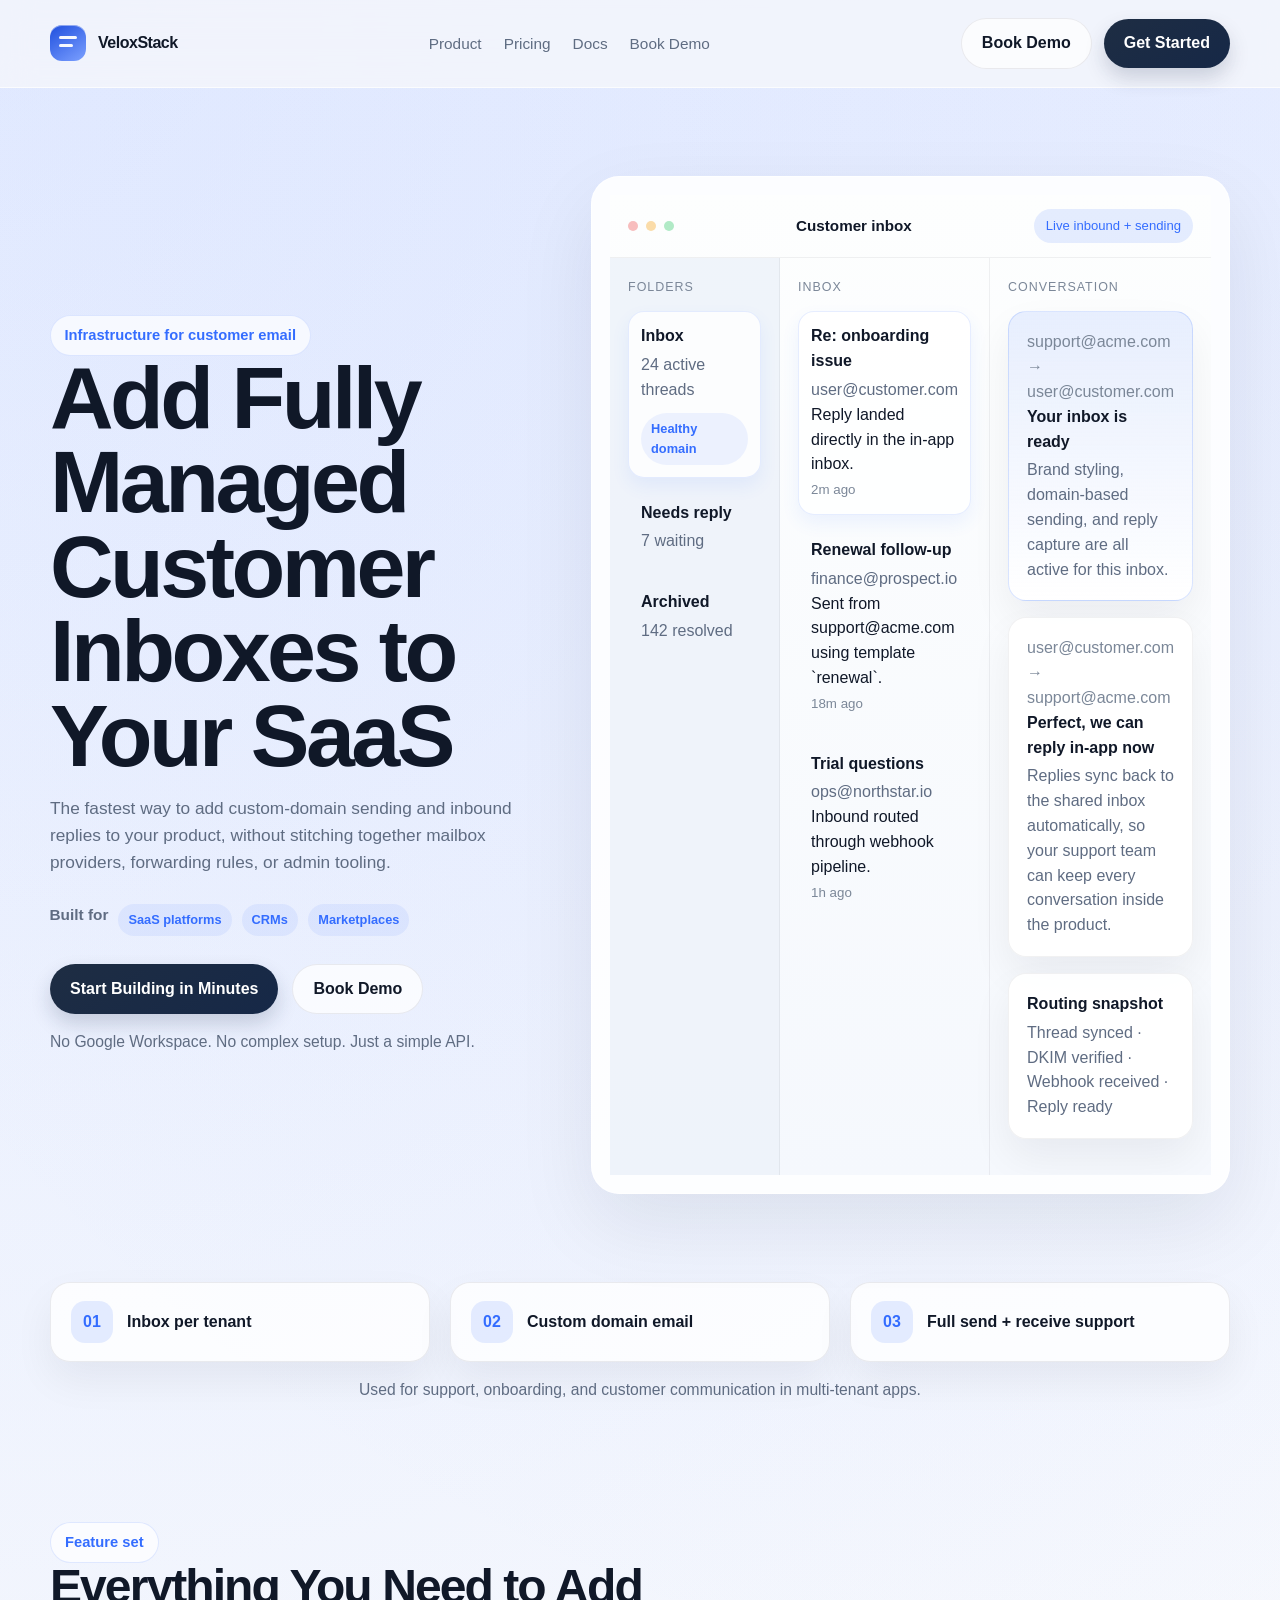
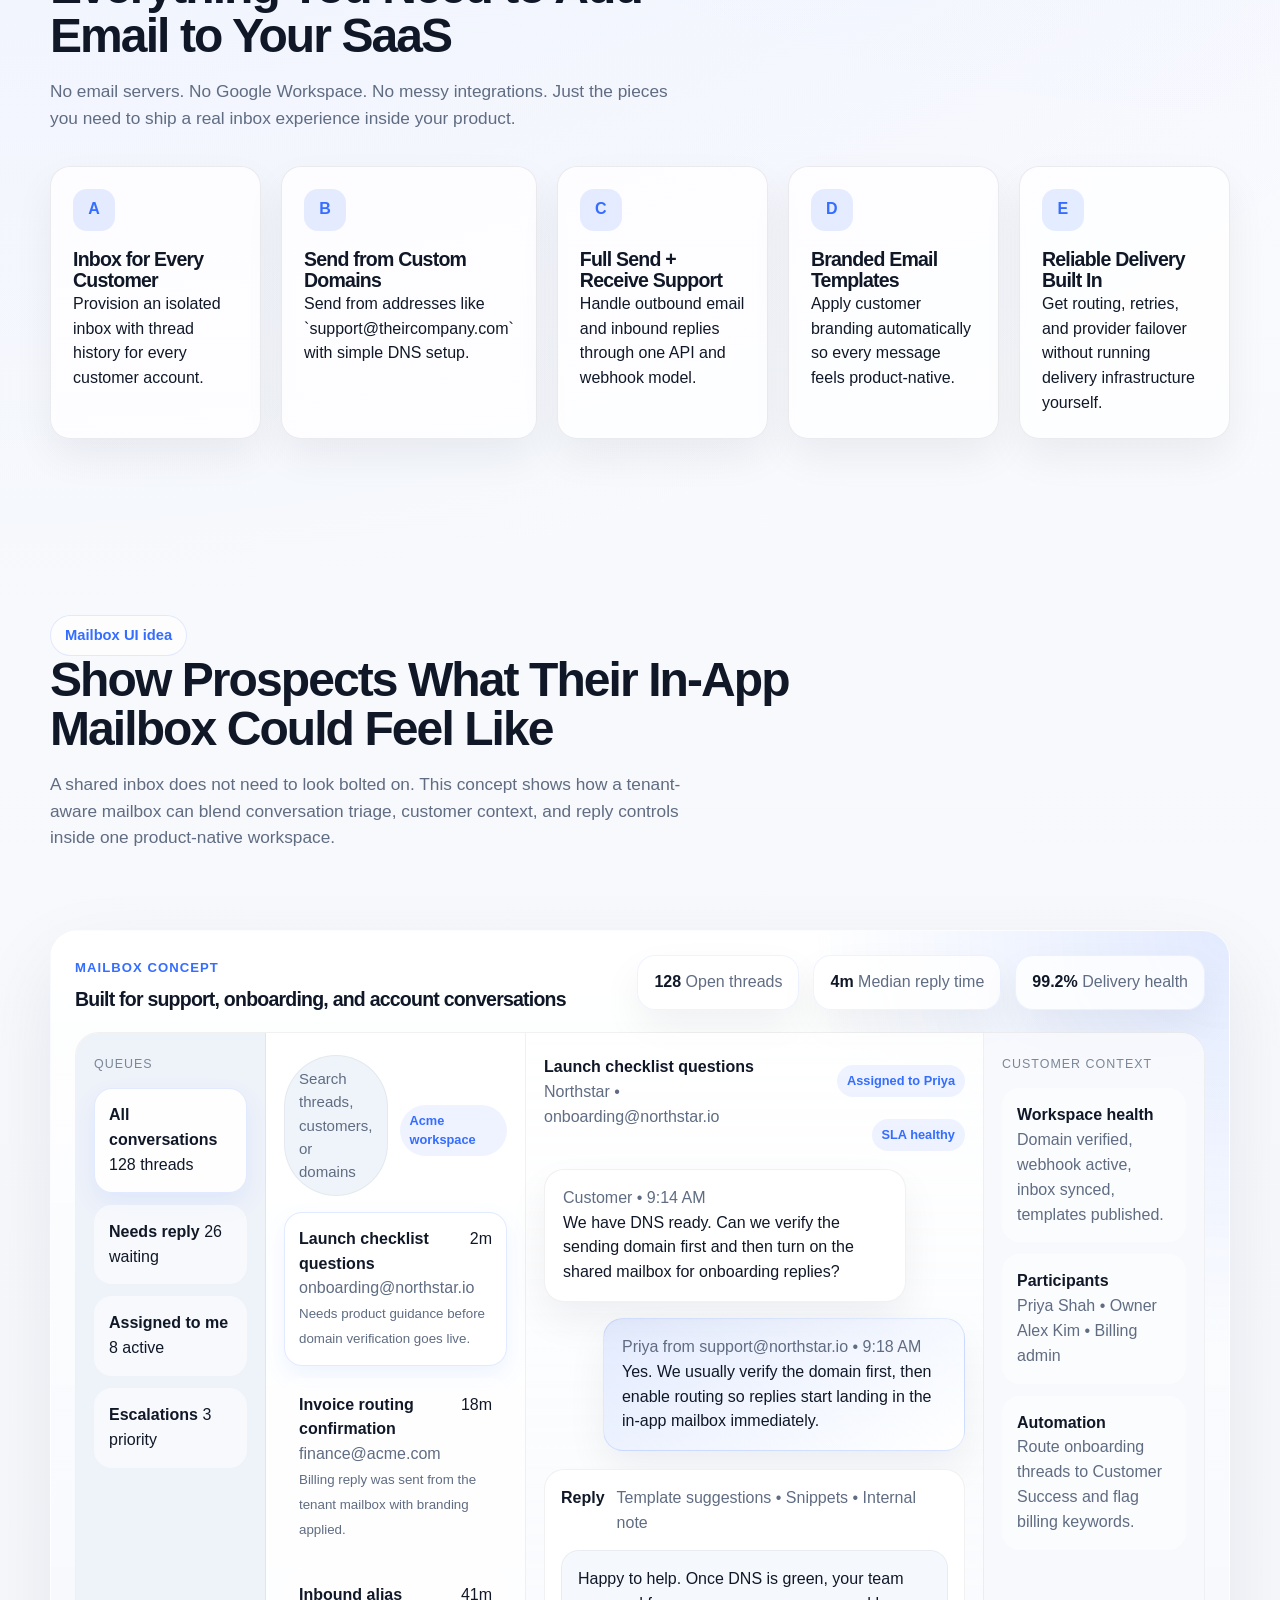
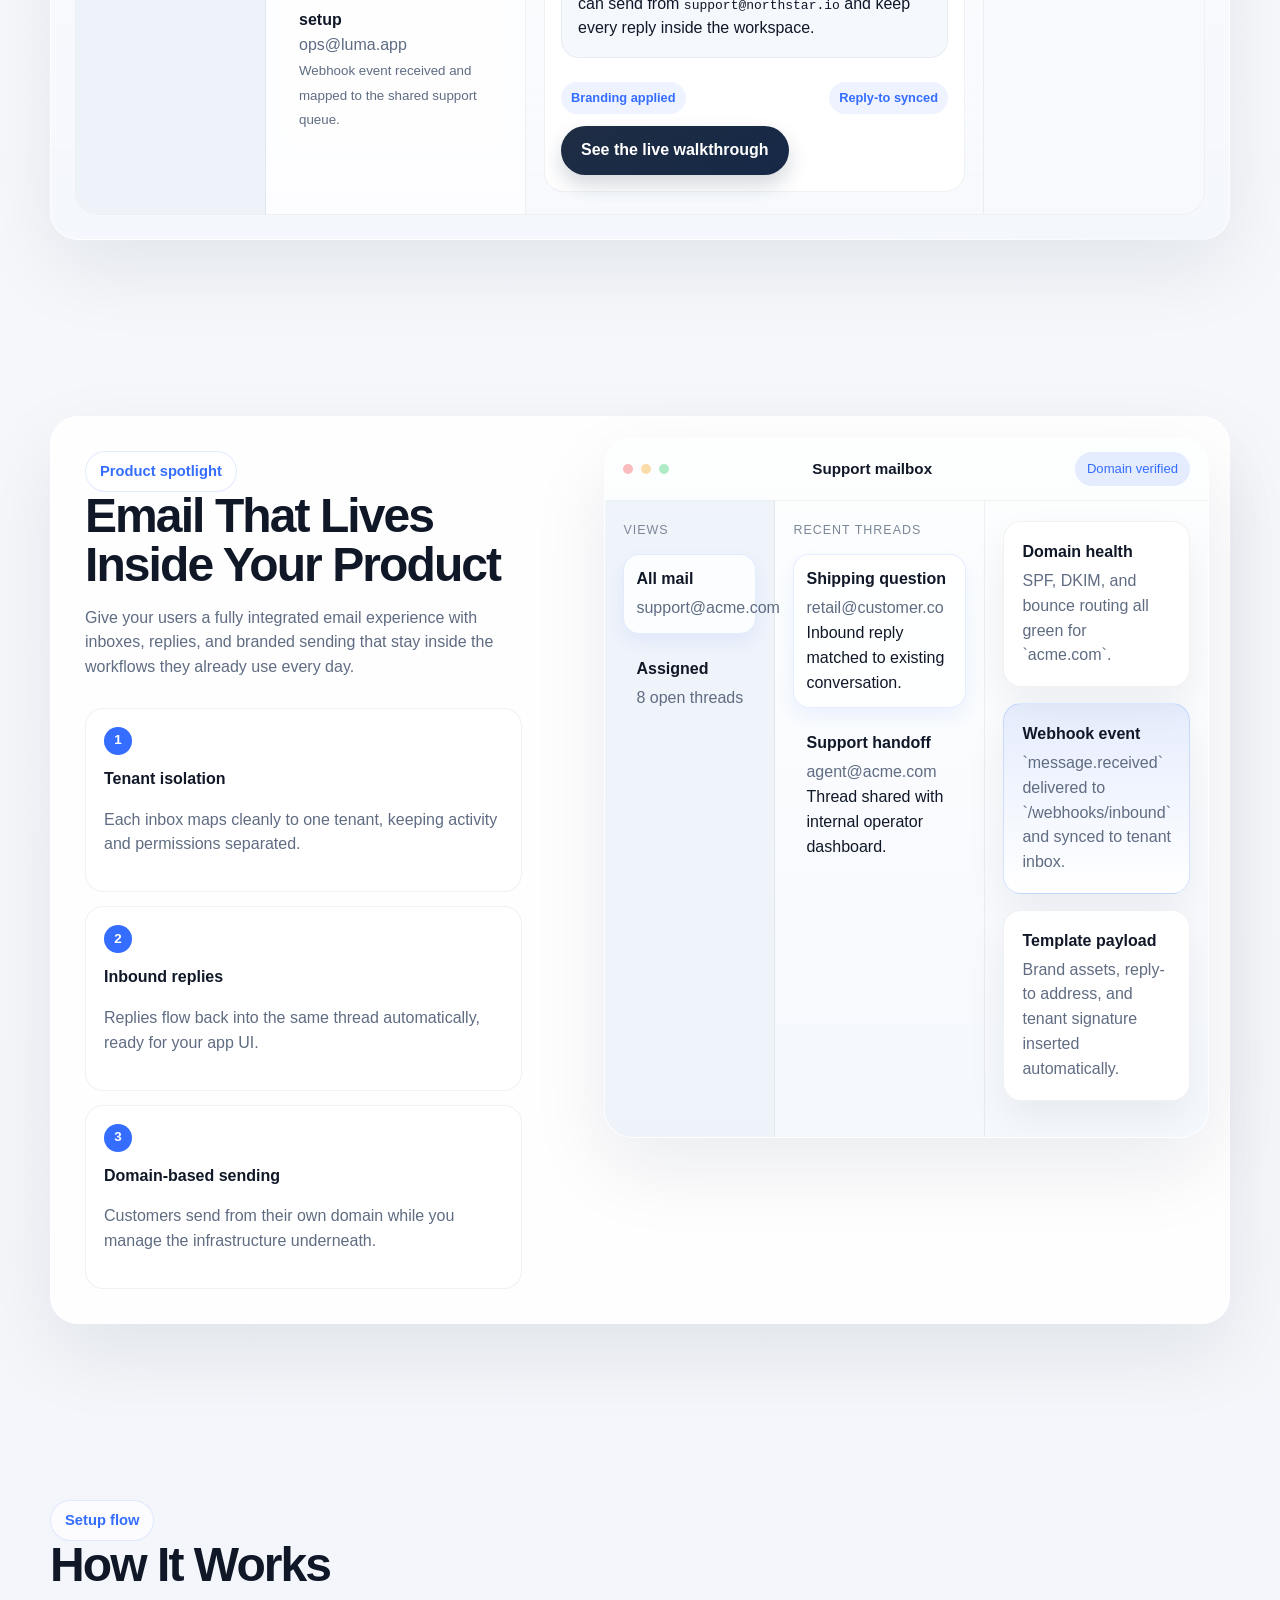
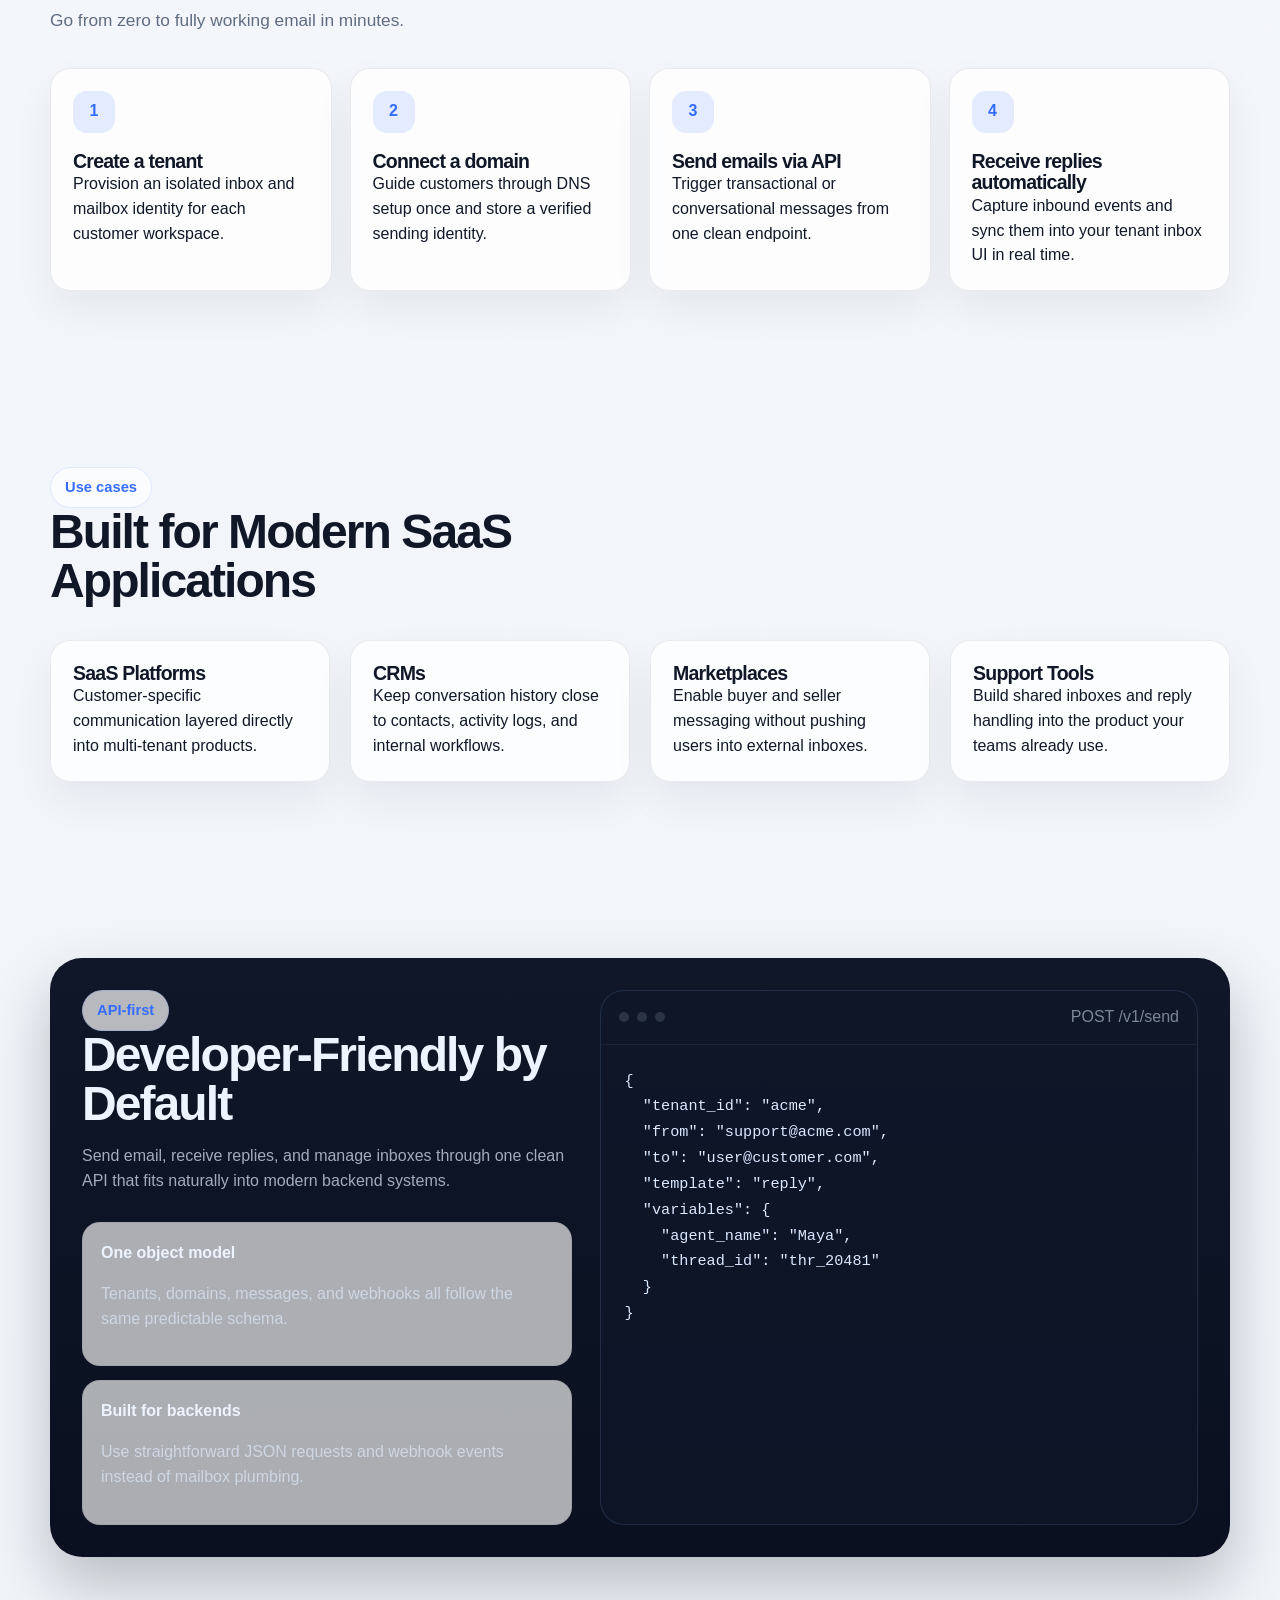
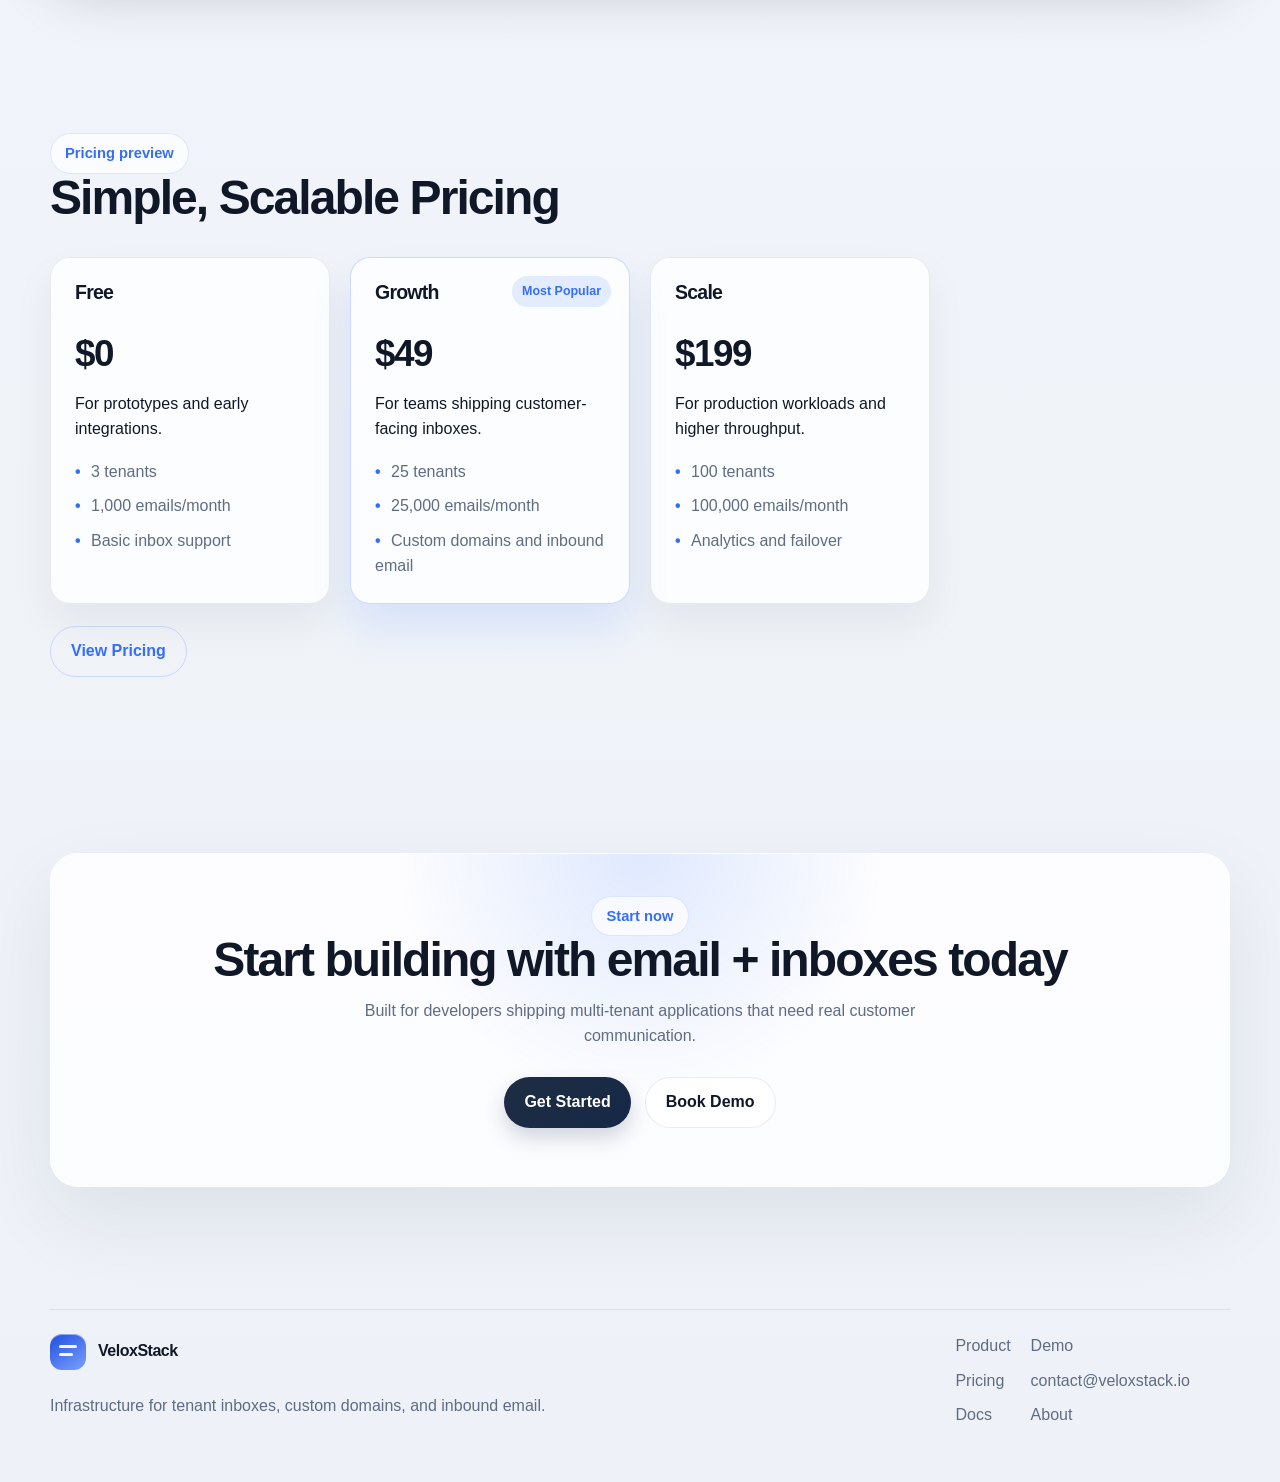
<file: index.html>
<!DOCTYPE html>
<html lang="en">
  <head>
    <meta charset="UTF-8" />
    <meta name="viewport" content="width=device-width, initial-scale=1.0" />
    <title>VeloxStack Mail | Customer Inboxes for Multi-Tenant SaaS</title>
    <meta
      name="description"
      content="Add branded customer inboxes, custom-domain sending, and inbound replies to your SaaS with one developer-friendly API."
    />
    <link rel="stylesheet" href="styles.css" />
  </head>
  <body>
    <div class="page-shell">
      <header class="site-header">
        <div class="container nav">
          <a class="brand" href="index.html">
            <span class="brand-mark" aria-hidden="true"></span>
            <span>VeloxStack</span>
          </a>
          <nav class="nav-links" aria-label="Primary">
            <a href="#product">Product</a>
            <a href="pricing.html">Pricing</a>
            <a href="docs.html">Docs</a>
            <a href="demo.html">Book Demo</a>
          </nav>
          <div class="nav-actions">
            <a class="button-secondary" href="demo.html">Book Demo</a>
            <a class="button" href="docs.html">Get Started</a>
          </div>
        </div>
      </header>

      <main>
        <section class="hero">
          <div class="container hero-grid">
            <div class="hero-copy">
              <span class="eyebrow fade-in">Infrastructure for customer email</span>
              <h1 class="fade-in delay-1">Add Fully Managed Customer Inboxes to Your SaaS</h1>
              <p class="fade-in delay-2">
                The fastest way to add custom-domain sending and inbound replies to your product,
                without stitching together mailbox providers, forwarding rules, or admin tooling.
              </p>
              <div class="hero-audience fade-in delay-2">
                <span class="hero-audience-label">Built for</span>
                <span class="pill">SaaS platforms</span>
                <span class="pill">CRMs</span>
                <span class="pill">Marketplaces</span>
              </div>
              <div class="hero-actions fade-in delay-2">
                <a class="button" href="docs.html">Start Building in Minutes</a>
                <a class="button-secondary" href="demo.html">Book Demo</a>
              </div>
              <div class="support-line fade-in delay-3">
                No Google Workspace. No complex setup. Just a simple API.
              </div>
            </div>

            <div class="hero-visual panel fade-in delay-2">
              <div class="mock-window">
                <div class="mock-topbar">
                  <div class="mock-dots" aria-hidden="true">
                    <span></span><span></span><span></span>
                  </div>
                  <strong>Customer inbox</strong>
                  <span class="mock-badge">Live inbound + sending</span>
                </div>
                <div class="mock-layout">
                  <div class="mock-sidebar">
                    <div class="mock-section-label">Folders</div>
                    <div class="tenant-item active">
                      <strong>Inbox</strong>
                      <span>24 active threads</span>
                      <div class="pill">Healthy domain</div>
                    </div>
                    <div class="tenant-item">
                      <strong>Needs reply</strong>
                      <span>7 waiting</span>
                    </div>
                    <div class="tenant-item">
                      <strong>Archived</strong>
                      <span>142 resolved</span>
                    </div>
                  </div>
                  <div class="mock-thread-list">
                    <div class="mock-section-label">Inbox</div>
                    <div class="thread-item active">
                      <strong>Re: onboarding issue</strong>
                      <span>user@customer.com</span>
                      <p>Reply landed directly in the in-app inbox.</p>
                      <small>2m ago</small>
                    </div>
                    <div class="thread-item">
                      <strong>Renewal follow-up</strong>
                      <span>finance@prospect.io</span>
                      <p>Sent from support@acme.com using template `renewal`.</p>
                      <small>18m ago</small>
                    </div>
                    <div class="thread-item">
                      <strong>Trial questions</strong>
                      <span>ops@northstar.io</span>
                      <p>Inbound routed through webhook pipeline.</p>
                      <small>1h ago</small>
                    </div>
                  </div>
                  <div class="mock-thread-view">
                    <div class="mock-section-label">Conversation</div>
                    <div class="message-card highlight">
                      <div class="mail-meta">support@acme.com → user@customer.com</div>
                      <strong>Your inbox is ready</strong>
                      <p>
                        Brand styling, domain-based sending, and reply capture are all active for
                        this inbox.
                      </p>
                    </div>
                    <div class="message-card">
                      <div class="mail-meta">user@customer.com → support@acme.com</div>
                      <strong>Perfect, we can reply in-app now</strong>
                      <p>
                        Replies sync back to the shared inbox automatically, so your support team can
                        keep every conversation inside the product.
                      </p>
                    </div>
                    <div class="message-card">
                      <strong>Routing snapshot</strong>
                      <p>Thread synced · DKIM verified · Webhook received · Reply ready</p>
                    </div>
                  </div>
                </div>
              </div>
            </div>
          </div>
        </section>

        <section class="value-strip">
          <div class="container">
            <div class="value-grid">
              <div class="value-item">
                <span class="value-icon">01</span>
                <span>Inbox per tenant</span>
              </div>
              <div class="value-item">
                <span class="value-icon">02</span>
                <span>Custom domain email</span>
              </div>
              <div class="value-item">
                <span class="value-icon">03</span>
                <span>Full send + receive support</span>
              </div>
            </div>
            <div class="trust-line">
              Used for support, onboarding, and customer communication in multi-tenant apps.
            </div>
          </div>
        </section>

        <section class="section" id="product">
          <div class="container">
            <div class="section-head">
              <span class="eyebrow">Feature set</span>
              <h2>Everything You Need to Add Email to Your SaaS</h2>
              <p class="section-copy">
                No email servers. No Google Workspace. No messy integrations. Just the pieces you
                need to ship a real inbox experience inside your product.
              </p>
            </div>
            <div class="feature-grid">
              <article class="feature-card">
                <div class="feature-icon">A</div>
                <h3>Inbox for Every Customer</h3>
                <p>Provision an isolated inbox with thread history for every customer account.</p>
              </article>
              <article class="feature-card">
                <div class="feature-icon">B</div>
                <h3>Send from Custom Domains</h3>
                <p>Send from addresses like `support@theircompany.com` with simple DNS setup.</p>
              </article>
              <article class="feature-card">
                <div class="feature-icon">C</div>
                <h3>Full Send + Receive Support</h3>
                <p>Handle outbound email and inbound replies through one API and webhook model.</p>
              </article>
              <article class="feature-card">
                <div class="feature-icon">D</div>
                <h3>Branded Email Templates</h3>
                <p>Apply customer branding automatically so every message feels product-native.</p>
              </article>
              <article class="feature-card">
                <div class="feature-icon">E</div>
                <h3>Reliable Delivery Built In</h3>
                <p>Get routing, retries, and provider failover without running delivery infrastructure yourself.</p>
              </article>
            </div>
          </div>
        </section>

        <section class="section">
          <div class="container mailbox-showcase">
            <div class="section-head mailbox-showcase-head">
              <span class="eyebrow">Mailbox UI idea</span>
              <h2>Show Prospects What Their In-App Mailbox Could Feel Like</h2>
              <p class="section-copy">
                A shared inbox does not need to look bolted on. This concept shows how a tenant-aware
                mailbox can blend conversation triage, customer context, and reply controls inside
                one product-native workspace.
              </p>
            </div>

            <div class="mailbox-shell panel">
              <div class="mailbox-overview">
                <div>
                  <span class="mailbox-kicker">Mailbox concept</span>
                  <h3>Built for support, onboarding, and account conversations</h3>
                </div>
                <div class="mailbox-summary">
                  <div class="mailbox-stat">
                    <strong>128</strong>
                    <span>Open threads</span>
                  </div>
                  <div class="mailbox-stat">
                    <strong>4m</strong>
                    <span>Median reply time</span>
                  </div>
                  <div class="mailbox-stat">
                    <strong>99.2%</strong>
                    <span>Delivery health</span>
                  </div>
                </div>
              </div>

              <div class="mailbox-app">
                <aside class="mailbox-nav">
                  <div class="mock-section-label">Queues</div>
                  <div class="mailbox-nav-item active">
                    <strong>All conversations</strong>
                    <span>128 threads</span>
                  </div>
                  <div class="mailbox-nav-item">
                    <strong>Needs reply</strong>
                    <span>26 waiting</span>
                  </div>
                  <div class="mailbox-nav-item">
                    <strong>Assigned to me</strong>
                    <span>8 active</span>
                  </div>
                  <div class="mailbox-nav-item">
                    <strong>Escalations</strong>
                    <span>3 priority</span>
                  </div>
                </aside>

                <section class="mailbox-list">
                  <div class="mailbox-toolbar">
                    <div class="mailbox-search">Search threads, customers, or domains</div>
                    <div class="pill">Acme workspace</div>
                  </div>
                  <div class="mailbox-thread active">
                    <div class="mailbox-thread-top">
                      <strong>Launch checklist questions</strong>
                      <span>2m</span>
                    </div>
                    <p>onboarding@northstar.io</p>
                    <small>Needs product guidance before domain verification goes live.</small>
                  </div>
                  <div class="mailbox-thread">
                    <div class="mailbox-thread-top">
                      <strong>Invoice routing confirmation</strong>
                      <span>18m</span>
                    </div>
                    <p>finance@acme.com</p>
                    <small>Billing reply was sent from the tenant mailbox with branding applied.</small>
                  </div>
                  <div class="mailbox-thread">
                    <div class="mailbox-thread-top">
                      <strong>Inbound alias setup</strong>
                      <span>41m</span>
                    </div>
                    <p>ops@luma.app</p>
                    <small>Webhook event received and mapped to the shared support queue.</small>
                  </div>
                </section>

                <section class="mailbox-conversation">
                  <div class="mailbox-conversation-head">
                    <div>
                      <strong>Launch checklist questions</strong>
                      <p>Northstar • onboarding@northstar.io</p>
                    </div>
                    <div class="mailbox-actions">
                      <span class="pill">Assigned to Priya</span>
                      <span class="pill">SLA healthy</span>
                    </div>
                  </div>

                  <div class="mailbox-message inbound">
                    <div class="mailbox-message-meta">Customer • 9:14 AM</div>
                    <p>
                      We have DNS ready. Can we verify the sending domain first and then turn on the
                      shared mailbox for onboarding replies?
                    </p>
                  </div>

                  <div class="mailbox-message outbound">
                    <div class="mailbox-message-meta">Priya from support@northstar.io • 9:18 AM</div>
                    <p>
                      Yes. We usually verify the domain first, then enable routing so replies start
                      landing in the in-app mailbox immediately.
                    </p>
                  </div>

                  <div class="mailbox-compose">
                    <div class="mailbox-compose-head">
                      <strong>Reply</strong>
                      <span>Template suggestions • Snippets • Internal note</span>
                    </div>
                    <div class="mailbox-compose-body">
                      Happy to help. Once DNS is green, your team can send from
                      <code>support@northstar.io</code> and keep every reply inside the workspace.
                    </div>
                    <div class="mailbox-compose-footer">
                      <span class="pill">Branding applied</span>
                      <span class="pill">Reply-to synced</span>
                      <a class="button" href="demo.html">See the live walkthrough</a>
                    </div>
                  </div>
                </section>

                <aside class="mailbox-context">
                  <div class="mock-section-label">Customer context</div>
                  <div class="context-card">
                    <strong>Workspace health</strong>
                    <p>Domain verified, webhook active, inbox synced, templates published.</p>
                  </div>
                  <div class="context-card">
                    <strong>Participants</strong>
                    <p>Priya Shah • Owner</p>
                    <p>Alex Kim • Billing admin</p>
                  </div>
                  <div class="context-card">
                    <strong>Automation</strong>
                    <p>Route onboarding threads to Customer Success and flag billing keywords.</p>
                  </div>
                </aside>
              </div>
            </div>
          </div>
        </section>

        <section class="section">
          <div class="container spotlight panel">
            <div class="spotlight-copy">
              <span class="eyebrow">Product spotlight</span>
              <h2>Email That Lives Inside Your Product</h2>
              <p>
                Give your users a fully integrated email experience with inboxes, replies, and
                branded sending that stay inside the workflows they already use every day.
              </p>
              <div class="callout-list">
                <div class="callout">
                  <div class="callout-mark">1</div>
                  <strong>Tenant isolation</strong>
                  <p>Each inbox maps cleanly to one tenant, keeping activity and permissions separated.</p>
                </div>
                <div class="callout">
                  <div class="callout-mark">2</div>
                  <strong>Inbound replies</strong>
                  <p>Replies flow back into the same thread automatically, ready for your app UI.</p>
                </div>
                <div class="callout">
                  <div class="callout-mark">3</div>
                  <strong>Domain-based sending</strong>
                  <p>Customers send from their own domain while you manage the infrastructure underneath.</p>
                </div>
              </div>
            </div>
            <div class="spotlight-visual">
              <div class="mock-window panel">
                <div class="mock-topbar">
                  <div class="mock-dots" aria-hidden="true">
                    <span></span><span></span><span></span>
                  </div>
                  <strong>Support mailbox</strong>
                  <span class="mock-badge">Domain verified</span>
                </div>
                <div class="mock-layout">
                  <div class="mock-sidebar">
                    <div class="mock-section-label">Views</div>
                    <div class="tenant-item active">
                      <strong>All mail</strong>
                      <span>support@acme.com</span>
                    </div>
                    <div class="tenant-item">
                      <strong>Assigned</strong>
                      <span>8 open threads</span>
                    </div>
                  </div>
                  <div class="mock-thread-list">
                    <div class="mock-section-label">Recent threads</div>
                    <div class="thread-item active">
                      <strong>Shipping question</strong>
                      <span>retail@customer.co</span>
                      <p>Inbound reply matched to existing conversation.</p>
                    </div>
                    <div class="thread-item">
                      <strong>Support handoff</strong>
                      <span>agent@acme.com</span>
                      <p>Thread shared with internal operator dashboard.</p>
                    </div>
                  </div>
                  <div class="mock-thread-view">
                    <div class="message-card">
                      <strong>Domain health</strong>
                      <p>SPF, DKIM, and bounce routing all green for `acme.com`.</p>
                    </div>
                    <div class="message-card highlight">
                      <strong>Webhook event</strong>
                      <p>`message.received` delivered to `/webhooks/inbound` and synced to tenant inbox.</p>
                    </div>
                    <div class="message-card">
                      <strong>Template payload</strong>
                      <p>Brand assets, reply-to address, and tenant signature inserted automatically.</p>
                    </div>
                  </div>
                </div>
              </div>
            </div>
          </div>
        </section>

        <section class="section">
          <div class="container">
            <div class="section-head">
              <span class="eyebrow">Setup flow</span>
              <h2>How It Works</h2>
              <p class="section-copy">Go from zero to fully working email in minutes.</p>
            </div>
            <div class="steps">
              <article class="step">
                <div class="step-number">1</div>
                <h3>Create a tenant</h3>
                <p>Provision an isolated inbox and mailbox identity for each customer workspace.</p>
              </article>
              <article class="step">
                <div class="step-number">2</div>
                <h3>Connect a domain</h3>
                <p>Guide customers through DNS setup once and store a verified sending identity.</p>
              </article>
              <article class="step">
                <div class="step-number">3</div>
                <h3>Send emails via API</h3>
                <p>Trigger transactional or conversational messages from one clean endpoint.</p>
              </article>
              <article class="step">
                <div class="step-number">4</div>
                <h3>Receive replies automatically</h3>
                <p>Capture inbound events and sync them into your tenant inbox UI in real time.</p>
              </article>
            </div>
          </div>
        </section>

        <section class="section">
          <div class="container">
            <div class="section-head">
              <span class="eyebrow">Use cases</span>
              <h2>Built for Modern SaaS Applications</h2>
            </div>
            <div class="use-case-grid">
              <article class="use-case">
                <h3>SaaS Platforms</h3>
                <p>Customer-specific communication layered directly into multi-tenant products.</p>
              </article>
              <article class="use-case">
                <h3>CRMs</h3>
                <p>Keep conversation history close to contacts, activity logs, and internal workflows.</p>
              </article>
              <article class="use-case">
                <h3>Marketplaces</h3>
                <p>Enable buyer and seller messaging without pushing users into external inboxes.</p>
              </article>
              <article class="use-case">
                <h3>Support Tools</h3>
                <p>Build shared inboxes and reply handling into the product your teams already use.</p>
              </article>
            </div>
          </div>
        </section>

        <section class="code-section">
          <div class="container">
            <div class="code-wrap">
              <div>
                <span class="eyebrow">API-first</span>
                <h2>Developer-Friendly by Default</h2>
                <p>
                  Send email, receive replies, and manage inboxes through one clean API that fits
                  naturally into modern backend systems.
                </p>
                <div class="callout-list">
                  <div class="callout">
                    <strong>One object model</strong>
                    <p>Tenants, domains, messages, and webhooks all follow the same predictable schema.</p>
                  </div>
                  <div class="callout">
                    <strong>Built for backends</strong>
                    <p>Use straightforward JSON requests and webhook events instead of mailbox plumbing.</p>
                  </div>
                </div>
              </div>
              <div class="code-panel">
                <div class="code-header">
                  <div class="mock-dots" aria-hidden="true">
                    <span></span><span></span><span></span>
                  </div>
                  <span>POST /v1/send</span>
                </div>
                <pre><code>{
  "tenant_id": "acme",
  "from": "support@acme.com",
  "to": "user@customer.com",
  "template": "reply",
  "variables": {
    "agent_name": "Maya",
    "thread_id": "thr_20481"
  }
}</code></pre>
              </div>
            </div>
          </div>
        </section>

        <section class="section">
          <div class="container">
            <div class="section-head">
              <span class="eyebrow">Pricing preview</span>
              <h2>Simple, Scalable Pricing</h2>
            </div>
            <div class="pricing-preview-grid">
              <article class="pricing-card">
                <h3>Free</h3>
                <span class="plan-price">$0</span>
                <p>For prototypes and early integrations.</p>
                <ul class="check-list">
                  <li>3 tenants</li>
                  <li>1,000 emails/month</li>
                  <li>Basic inbox support</li>
                </ul>
              </article>
              <article class="pricing-card highlight">
                <h3>Growth</h3>
                <span class="plan-price">$49</span>
                <p>For teams shipping customer-facing inboxes.</p>
                <ul class="check-list">
                  <li>25 tenants</li>
                  <li>25,000 emails/month</li>
                  <li>Custom domains and inbound email</li>
                </ul>
              </article>
              <article class="pricing-card">
                <h3>Scale</h3>
                <span class="plan-price">$199</span>
                <p>For production workloads and higher throughput.</p>
                <ul class="check-list">
                  <li>100 tenants</li>
                  <li>100,000 emails/month</li>
                  <li>Analytics and failover</li>
                </ul>
              </article>
            </div>
            <div style="margin-top: 22px;">
              <a class="button-ghost" href="pricing.html">View Pricing</a>
            </div>
          </div>
        </section>

        <section class="section">
          <div class="container">
            <div class="cta-panel panel">
              <span class="eyebrow">Start now</span>
              <h2>Start building with email + inboxes today</h2>
              <p>Built for developers shipping multi-tenant applications that need real customer communication.</p>
              <div class="hero-actions" style="justify-content: center;">
                <a class="button" href="docs.html">Get Started</a>
                <a class="button-secondary" href="demo.html">Book Demo</a>
              </div>
            </div>
          </div>
        </section>
      </main>

      <footer class="site-footer">
        <div class="container footer-wrap">
          <div>
            <a class="brand" href="index.html">
              <span class="brand-mark" aria-hidden="true"></span>
              <span>VeloxStack</span>
            </a>
            <p class="footer-note">Infrastructure for tenant inboxes, custom domains, and inbound email.</p>
          </div>
          <div class="footer-columns">
            <div class="footer-links">
              <a href="index.html#product">Product</a>
              <a href="pricing.html">Pricing</a>
              <a href="docs.html">Docs</a>
            </div>
            <div class="footer-links">
              <a href="demo.html">Demo</a>
              <a href="mailto:contact@veloxstack.io">contact@veloxstack.io</a>
              <a href="index.html">About</a>
            </div>
          </div>
        </div>
      </footer>
    </div>
  </body>
</html>
</file>
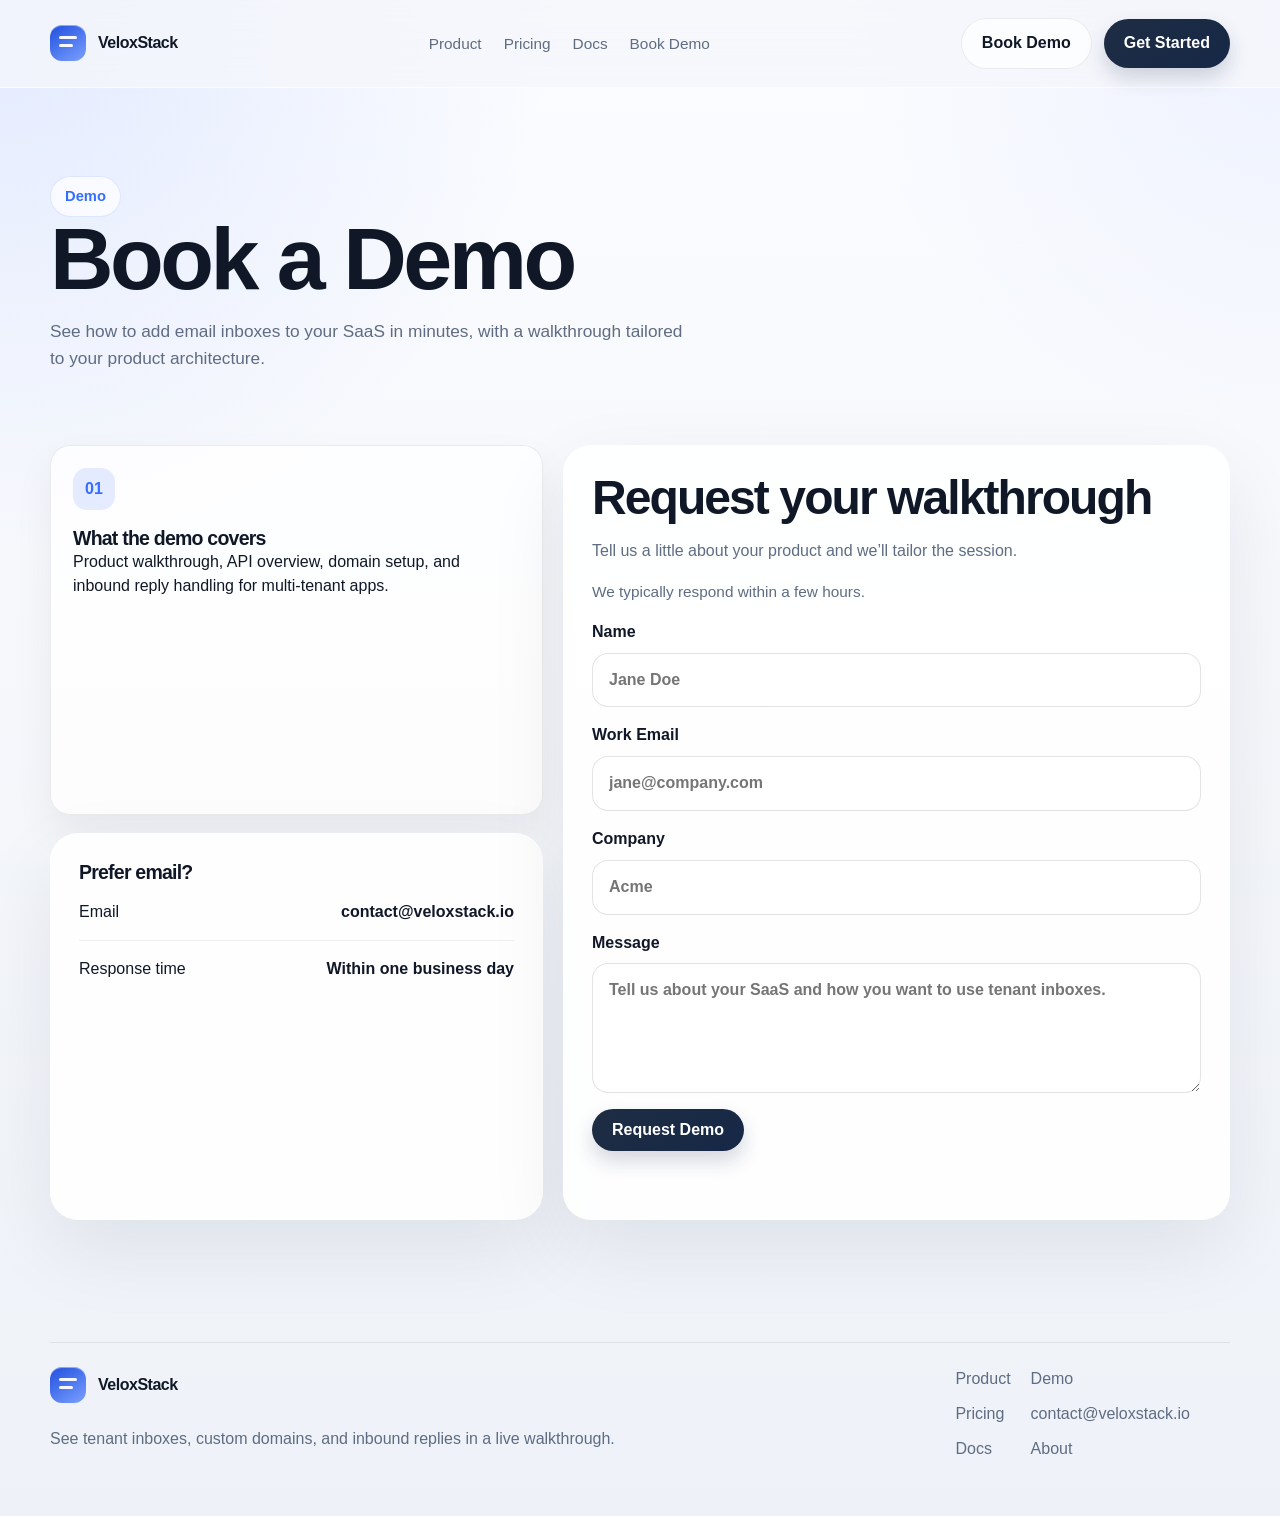
<file: demo.html>
<!DOCTYPE html>
<html lang="en">
  <head>
    <meta charset="UTF-8" />
    <meta name="viewport" content="width=device-width, initial-scale=1.0" />
    <title>Book a Demo | VeloxStack Mail</title>
    <meta
      name="description"
      content="Book a demo to see how VeloxStack Mail adds customer inboxes, custom-domain email, and inbound replies to SaaS products."
    />
    <link rel="stylesheet" href="styles.css" />
  </head>
  <body>
    <div class="page-shell">
      <header class="site-header">
        <div class="container nav">
          <a class="brand" href="index.html">
            <span class="brand-mark" aria-hidden="true"></span>
            <span>VeloxStack</span>
          </a>
          <nav class="nav-links" aria-label="Primary">
            <a href="index.html#product">Product</a>
            <a href="pricing.html">Pricing</a>
            <a href="docs.html">Docs</a>
            <a href="demo.html">Book Demo</a>
          </nav>
          <div class="nav-actions">
            <a class="button-secondary" href="demo.html">Book Demo</a>
            <a class="button" href="docs.html">Get Started</a>
          </div>
        </div>
      </header>

      <main>
        <section class="page-hero">
          <div class="container page-hero-copy">
            <span class="eyebrow">Demo</span>
            <h1>Book a Demo</h1>
            <p>See how to add email inboxes to your SaaS in minutes, with a walkthrough tailored to your product architecture.</p>
          </div>
        </section>

        <section class="section" style="padding-top: 0;">
          <div class="container demo-grid">
            <div class="contact-stack">
              <article class="demo-card">
                <div class="demo-icon">01</div>
                <h3>What the demo covers</h3>
                <p>Product walkthrough, API overview, domain setup, and inbound reply handling for multi-tenant apps.</p>
              </article>
              <article class="contact-card panel">
                <h3>Prefer email?</h3>
                <div class="contact-line">
                  <span>Email</span>
                  <strong>contact@veloxstack.io</strong>
                </div>
                <div class="contact-line">
                  <span>Response time</span>
                  <strong>Within one business day</strong>
                </div>
              </article>
            </div>

            <article class="form-card panel">
              <h2>Request your walkthrough</h2>
              <p class="form-note">Tell us a little about your product and we’ll tailor the session.</p>
              <p class="demo-response-note">We typically respond within a few hours.</p>
              <form class="form-grid" id="demo-request-form">
                <div class="honeypot-field" aria-hidden="true">
                  <label for="website-field">Website</label>
                  <input
                    id="website-field"
                    type="text"
                    name="website"
                    tabindex="-1"
                    autocomplete="off"
                  />
                </div>
                <label>
                  Name
                  <input type="text" name="name" placeholder="Jane Doe" autocomplete="name" required />
                </label>
                <label>
                  Work Email
                  <input type="email" name="email" placeholder="jane@company.com" autocomplete="email" required />
                </label>
                <label>
                  Company
                  <input type="text" name="company" placeholder="Acme" autocomplete="organization" />
                </label>
                <label>
                  Message
                  <textarea name="message" placeholder="Tell us about your SaaS and how you want to use tenant inboxes." required></textarea>
                </label>
                <div>
                  <button class="button" type="submit">Request Demo</button>
                </div>
                <p class="form-status" id="demo-form-status" role="status" aria-live="polite"></p>
              </form>
            </article>
          </div>
        </section>
      </main>

      <footer class="site-footer">
        <div class="container footer-wrap">
          <div>
            <a class="brand" href="index.html">
              <span class="brand-mark" aria-hidden="true"></span>
              <span>VeloxStack</span>
            </a>
            <p class="footer-note">See tenant inboxes, custom domains, and inbound replies in a live walkthrough.</p>
          </div>
          <div class="footer-columns">
            <div class="footer-links">
              <a href="index.html#product">Product</a>
              <a href="pricing.html">Pricing</a>
              <a href="docs.html">Docs</a>
            </div>
            <div class="footer-links">
              <a href="demo.html">Demo</a>
              <a href="mailto:contact@veloxstack.io">contact@veloxstack.io</a>
              <a href="index.html">About</a>
            </div>
          </div>
        </div>
      </footer>
    </div>
    <script>
      (() => {
        const endpoint = "https://email.api.exente-tech.com/v1/public/lead-requests";
        const form = document.getElementById("demo-request-form");
        const status = document.getElementById("demo-form-status");

        if (!form || !status) {
          return;
        }

        const submitButton = form.querySelector('button[type="submit"]');
        const defaultButtonLabel = submitButton ? submitButton.textContent : "";

        const setStatus = (message, type) => {
          status.textContent = message;
          status.className = "form-status";

          if (type) {
            status.classList.add(`is-${type}`);
          }
        };

        form.addEventListener("submit", async (event) => {
          event.preventDefault();

          if (!form.reportValidity()) {
            return;
          }

          const formData = new FormData(form);
          const honeypot = String(formData.get("website") || "").trim();

          if (honeypot) {
            form.reset();
            setStatus("Thanks. Your request has been received.", "success");
            return;
          }

          const payload = {
            requestType: "demo",
            name: String(formData.get("name") || "").trim(),
            email: String(formData.get("email") || "").trim(),
            company: String(formData.get("company") || "").trim(),
            message: String(formData.get("message") || "").trim(),
            source: "website-demo-form",
            page: window.location.href
          };

          if (submitButton) {
            submitButton.disabled = true;
            submitButton.textContent = "Sending...";
          }

          setStatus("Sending your request...", "pending");

          try {
            const response = await fetch(endpoint, {
              method: "POST",
              headers: {
                "Content-Type": "application/json",
                "Accept": "application/json"
              },
              body: JSON.stringify(payload)
            });

            let responseBody = null;

            try {
              responseBody = await response.json();
            } catch (error) {
              responseBody = null;
            }

            if (!response.ok) {
              const message =
                responseBody && typeof responseBody.message === "string"
                  ? responseBody.message
                  : "We couldn't send your request right now. Please try again or email contact@veloxstack.io.";
              throw new Error(message);
            }

            form.reset();
            setStatus("Thanks. Your demo request has been sent and we'll follow up soon.", "success");
          } catch (error) {
            const message =
              error instanceof Error && error.message
                ? error.message
                : "We couldn't send your request right now. Please try again or email contact@veloxstack.io.";
            setStatus(message, "error");
          } finally {
            if (submitButton) {
              submitButton.disabled = false;
              submitButton.textContent = defaultButtonLabel;
            }
          }
        });
      })();
    </script>
  </body>
</html>
</file>
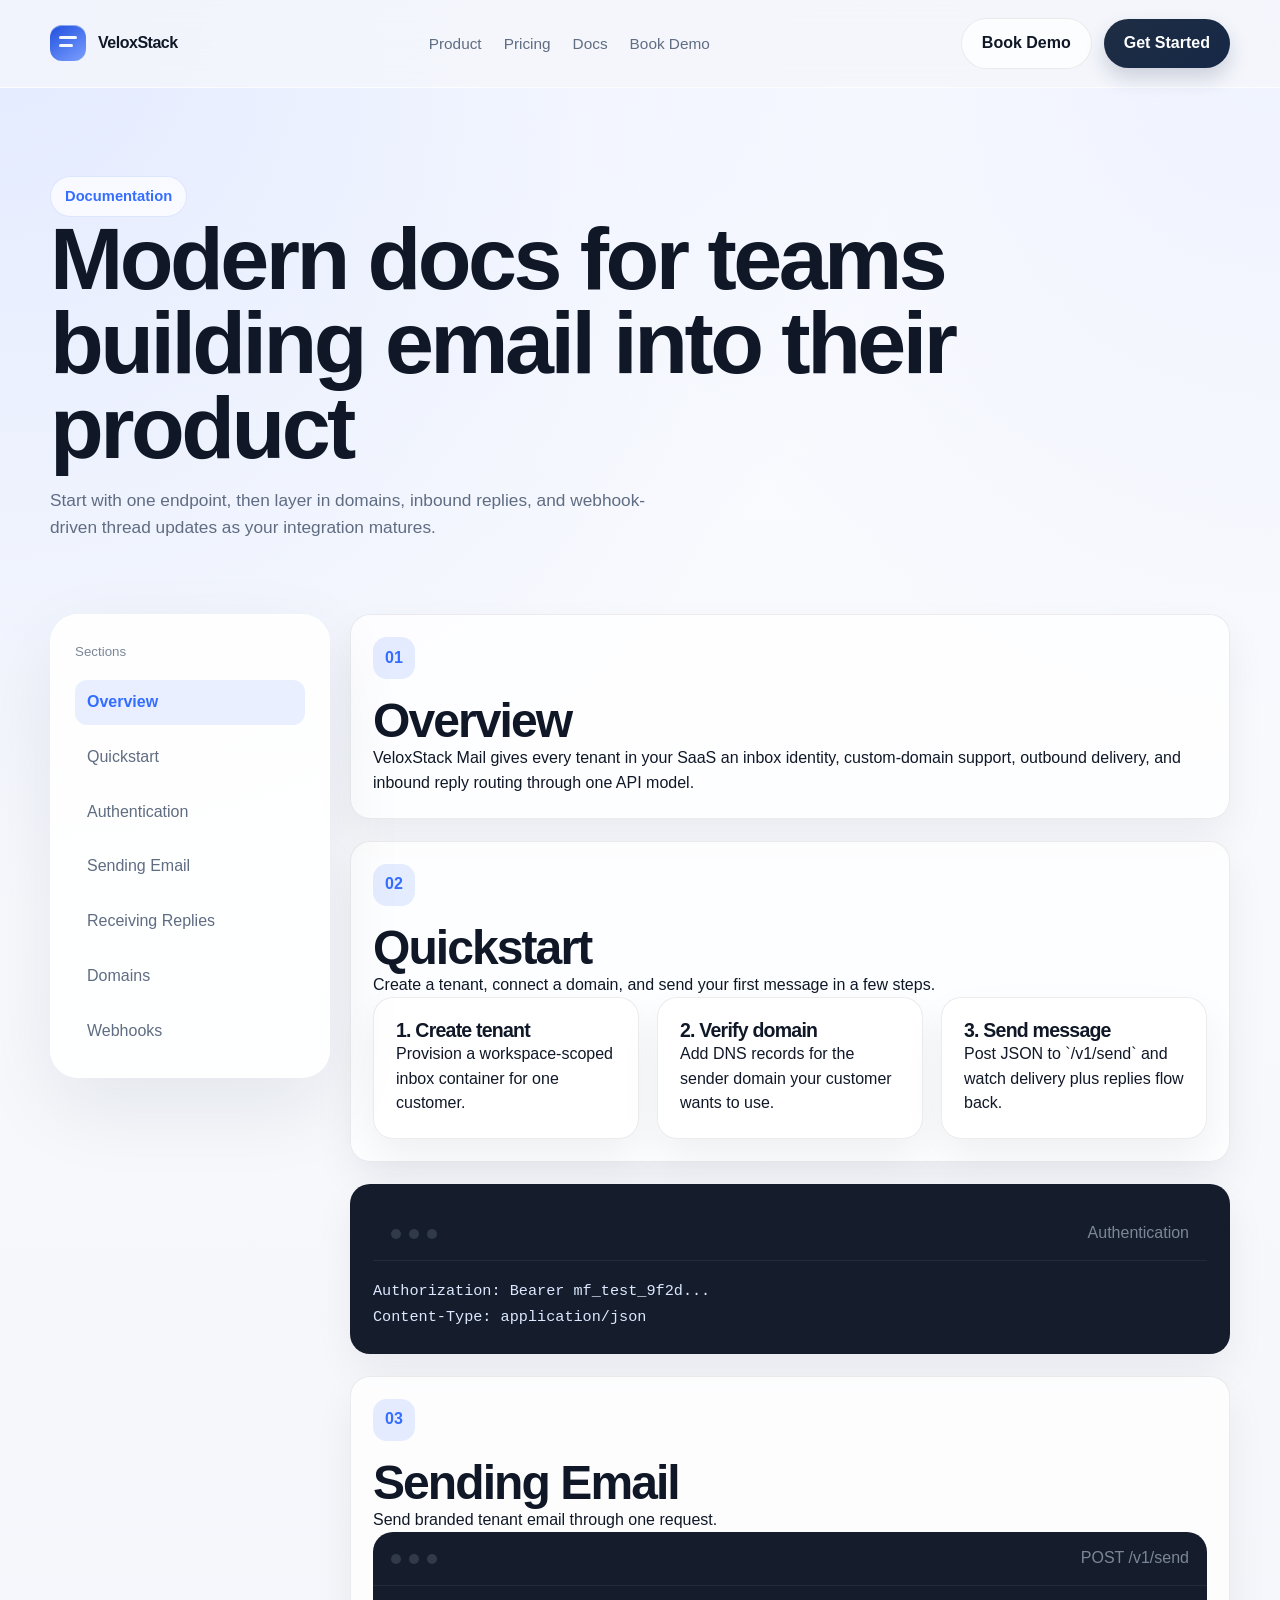
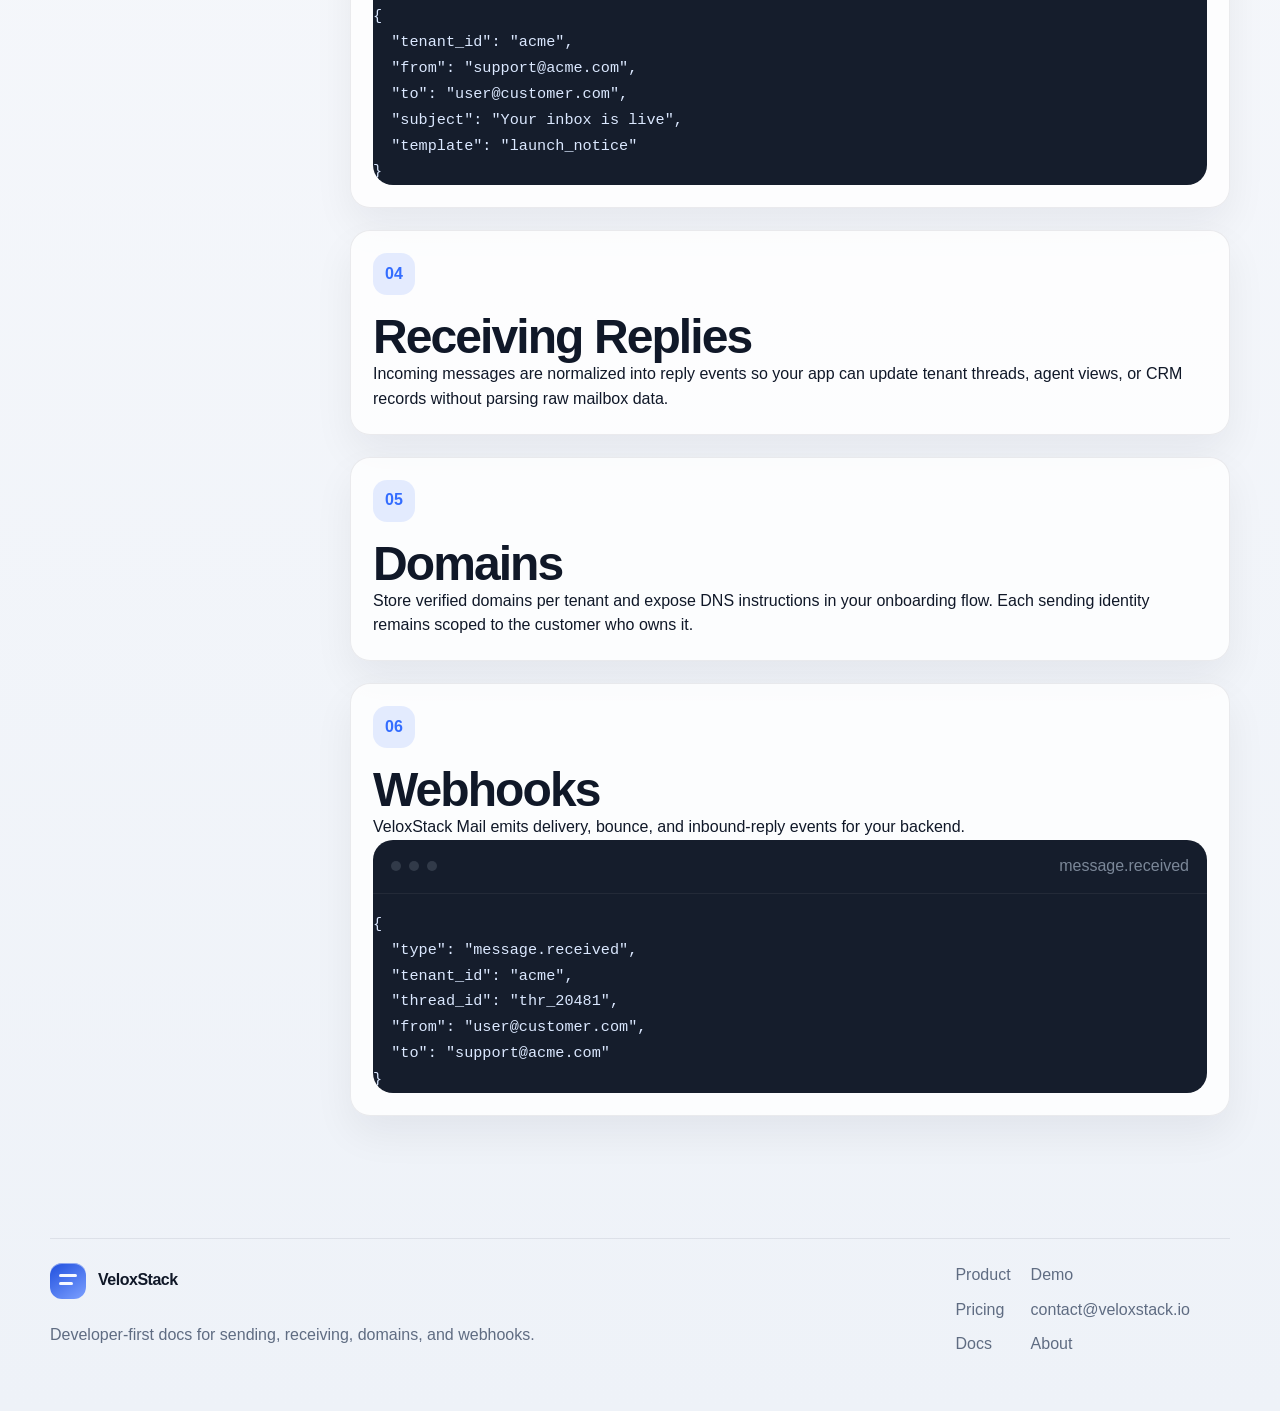
<file: docs.html>
<!DOCTYPE html>
<html lang="en">
  <head>
    <meta charset="UTF-8" />
    <meta name="viewport" content="width=device-width, initial-scale=1.0" />
    <title>Docs | VeloxStack Mail</title>
    <meta
      name="description"
      content="Developer-first docs for sending email, receiving replies, connecting domains, and handling webhooks in VeloxStack Mail."
    />
    <link rel="stylesheet" href="styles.css" />
  </head>
  <body>
    <div class="page-shell">
      <header class="site-header">
        <div class="container nav">
          <a class="brand" href="index.html">
            <span class="brand-mark" aria-hidden="true"></span>
            <span>VeloxStack</span>
          </a>
          <nav class="nav-links" aria-label="Primary">
            <a href="index.html#product">Product</a>
            <a href="pricing.html">Pricing</a>
            <a href="docs.html">Docs</a>
            <a href="demo.html">Book Demo</a>
          </nav>
          <div class="nav-actions">
            <a class="button-secondary" href="demo.html">Book Demo</a>
            <a class="button" href="docs.html">Get Started</a>
          </div>
        </div>
      </header>

      <main>
        <section class="page-hero">
          <div class="container page-hero-copy">
            <span class="eyebrow">Documentation</span>
            <h1>Modern docs for teams building email into their product</h1>
            <p>
              Start with one endpoint, then layer in domains, inbound replies, and webhook-driven
              thread updates as your integration matures.
            </p>
          </div>
        </section>

        <section class="section" style="padding-top: 0;">
          <div class="container docs-grid">
            <aside class="sidebar panel">
              <small>Sections</small>
              <nav aria-label="Documentation navigation">
                <a class="active" href="#overview">Overview</a>
                <a href="#quickstart">Quickstart</a>
                <a href="#authentication">Authentication</a>
                <a href="#sending">Sending Email</a>
                <a href="#receiving">Receiving Replies</a>
                <a href="#domains">Domains</a>
                <a href="#webhooks">Webhooks</a>
              </nav>
            </aside>

            <div class="docs-content">
              <article class="docs-card" id="overview">
                <div class="docs-icon">01</div>
                <h2>Overview</h2>
                <p>
                  VeloxStack Mail gives every tenant in your SaaS an inbox identity, custom-domain support,
                  outbound delivery, and inbound reply routing through one API model.
                </p>
              </article>

              <article class="docs-card" id="quickstart">
                <div class="docs-icon">02</div>
                <h2>Quickstart</h2>
                <p>Create a tenant, connect a domain, and send your first message in a few steps.</p>
                <div class="mini-plan-grid">
                  <div class="mini-plan">
                    <h3>1. Create tenant</h3>
                    <p>Provision a workspace-scoped inbox container for one customer.</p>
                  </div>
                  <div class="mini-plan">
                    <h3>2. Verify domain</h3>
                    <p>Add DNS records for the sender domain your customer wants to use.</p>
                  </div>
                  <div class="mini-plan">
                    <h3>3. Send message</h3>
                    <p>Post JSON to `/v1/send` and watch delivery plus replies flow back.</p>
                  </div>
                </div>
              </article>

              <article class="docs-card docs-snippet" id="authentication">
                <div class="code-header">
                  <div class="mock-dots" aria-hidden="true">
                    <span></span><span></span><span></span>
                  </div>
                  <span>Authentication</span>
                </div>
                <pre><code>Authorization: Bearer mf_test_9f2d...
Content-Type: application/json</code></pre>
              </article>

              <article class="docs-card" id="sending">
                <div class="docs-icon">03</div>
                <h2>Sending Email</h2>
                <p>Send branded tenant email through one request.</p>
                <div class="docs-snippet">
                  <div class="code-header">
                    <div class="mock-dots" aria-hidden="true">
                      <span></span><span></span><span></span>
                    </div>
                    <span>POST /v1/send</span>
                  </div>
                  <pre><code>{
  "tenant_id": "acme",
  "from": "support@acme.com",
  "to": "user@customer.com",
  "subject": "Your inbox is live",
  "template": "launch_notice"
}</code></pre>
                </div>
              </article>

              <article class="docs-card" id="receiving">
                <div class="docs-icon">04</div>
                <h2>Receiving Replies</h2>
                <p>
                  Incoming messages are normalized into reply events so your app can update tenant
                  threads, agent views, or CRM records without parsing raw mailbox data.
                </p>
              </article>

              <article class="docs-card" id="domains">
                <div class="docs-icon">05</div>
                <h2>Domains</h2>
                <p>
                  Store verified domains per tenant and expose DNS instructions in your onboarding
                  flow. Each sending identity remains scoped to the customer who owns it.
                </p>
              </article>

              <article class="docs-card" id="webhooks">
                <div class="docs-icon">06</div>
                <h2>Webhooks</h2>
                <p>VeloxStack Mail emits delivery, bounce, and inbound-reply events for your backend.</p>
                <div class="docs-snippet">
                  <div class="code-header">
                    <div class="mock-dots" aria-hidden="true">
                      <span></span><span></span><span></span>
                    </div>
                    <span>message.received</span>
                  </div>
                  <pre><code>{
  "type": "message.received",
  "tenant_id": "acme",
  "thread_id": "thr_20481",
  "from": "user@customer.com",
  "to": "support@acme.com"
}</code></pre>
                </div>
              </article>
            </div>
          </div>
        </section>
      </main>

      <footer class="site-footer">
        <div class="container footer-wrap">
          <div>
            <a class="brand" href="index.html">
              <span class="brand-mark" aria-hidden="true"></span>
              <span>VeloxStack</span>
            </a>
            <p class="footer-note">Developer-first docs for sending, receiving, domains, and webhooks.</p>
          </div>
          <div class="footer-columns">
            <div class="footer-links">
              <a href="index.html#product">Product</a>
              <a href="pricing.html">Pricing</a>
              <a href="docs.html">Docs</a>
            </div>
            <div class="footer-links">
              <a href="demo.html">Demo</a>
              <a href="mailto:contact@veloxstack.io">contact@veloxstack.io</a>
              <a href="index.html">About</a>
            </div>
          </div>
        </div>
      </footer>
    </div>
  </body>
</html>
</file>
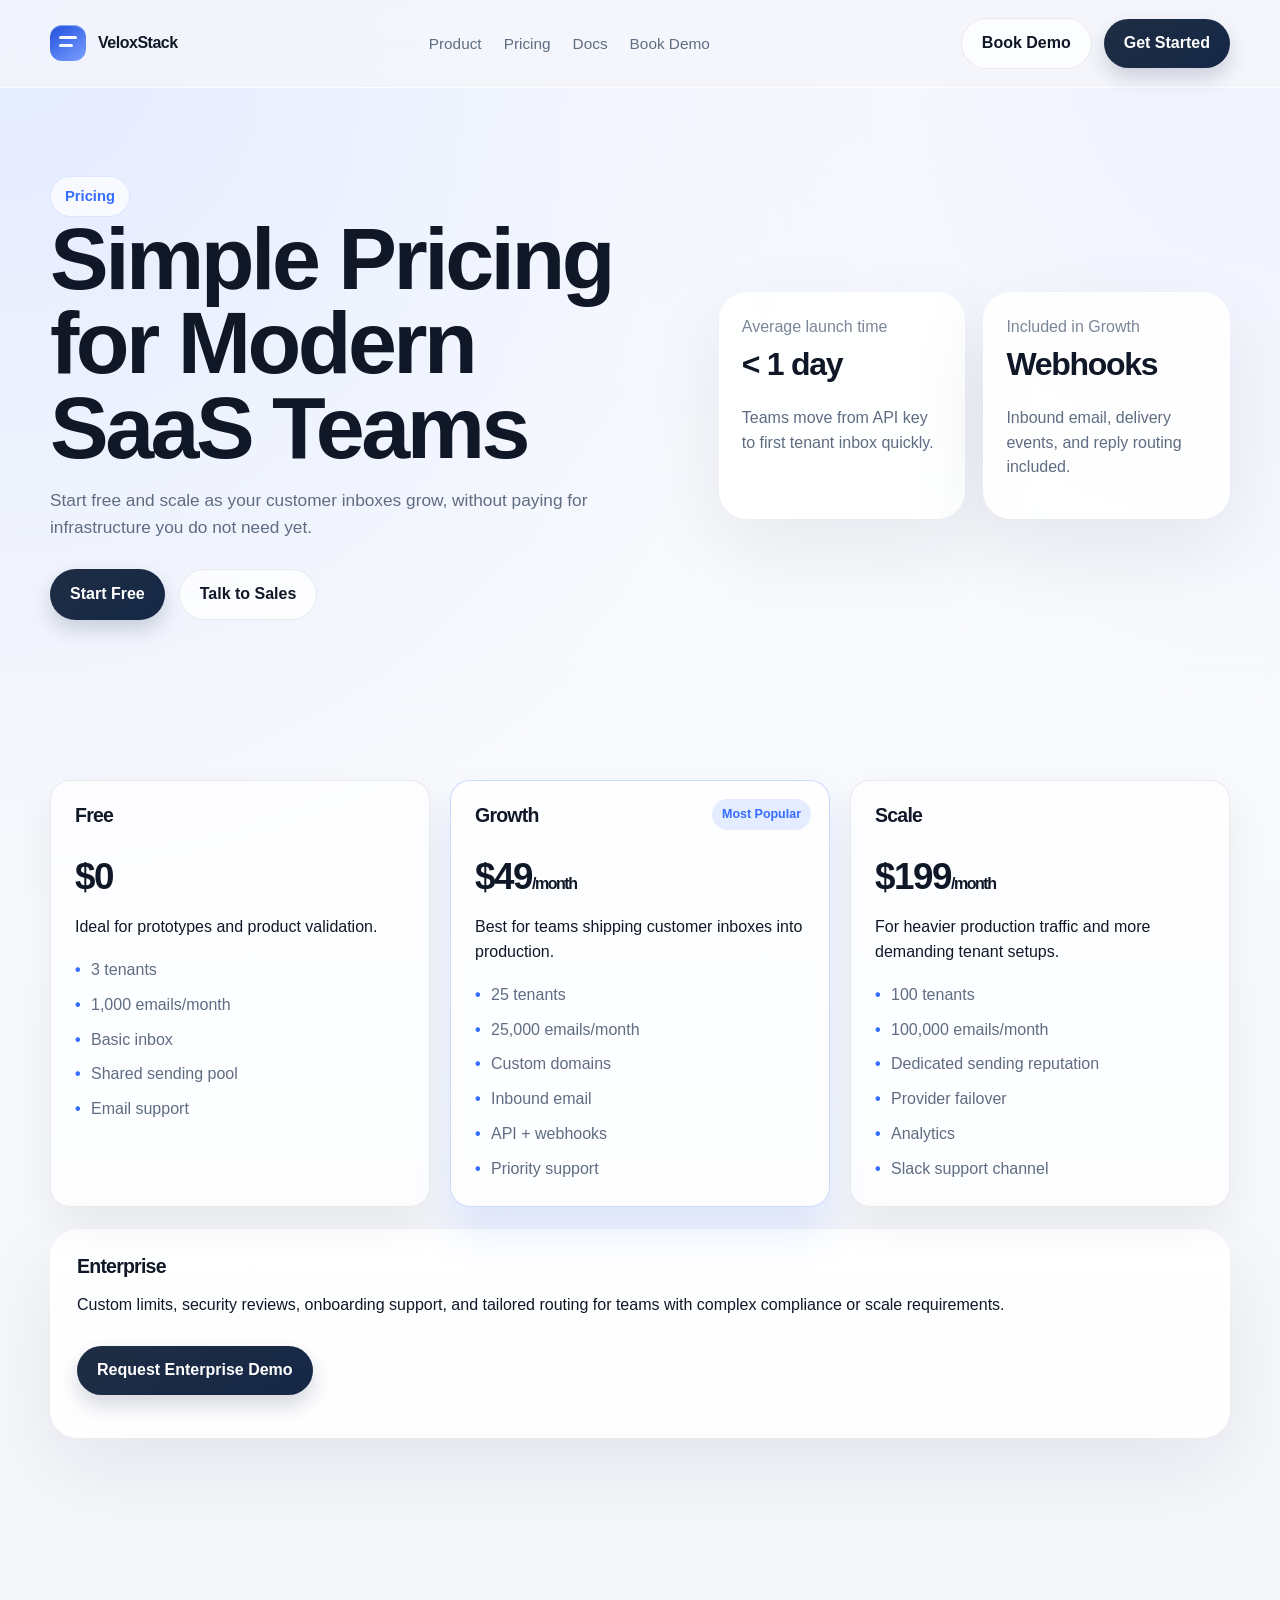
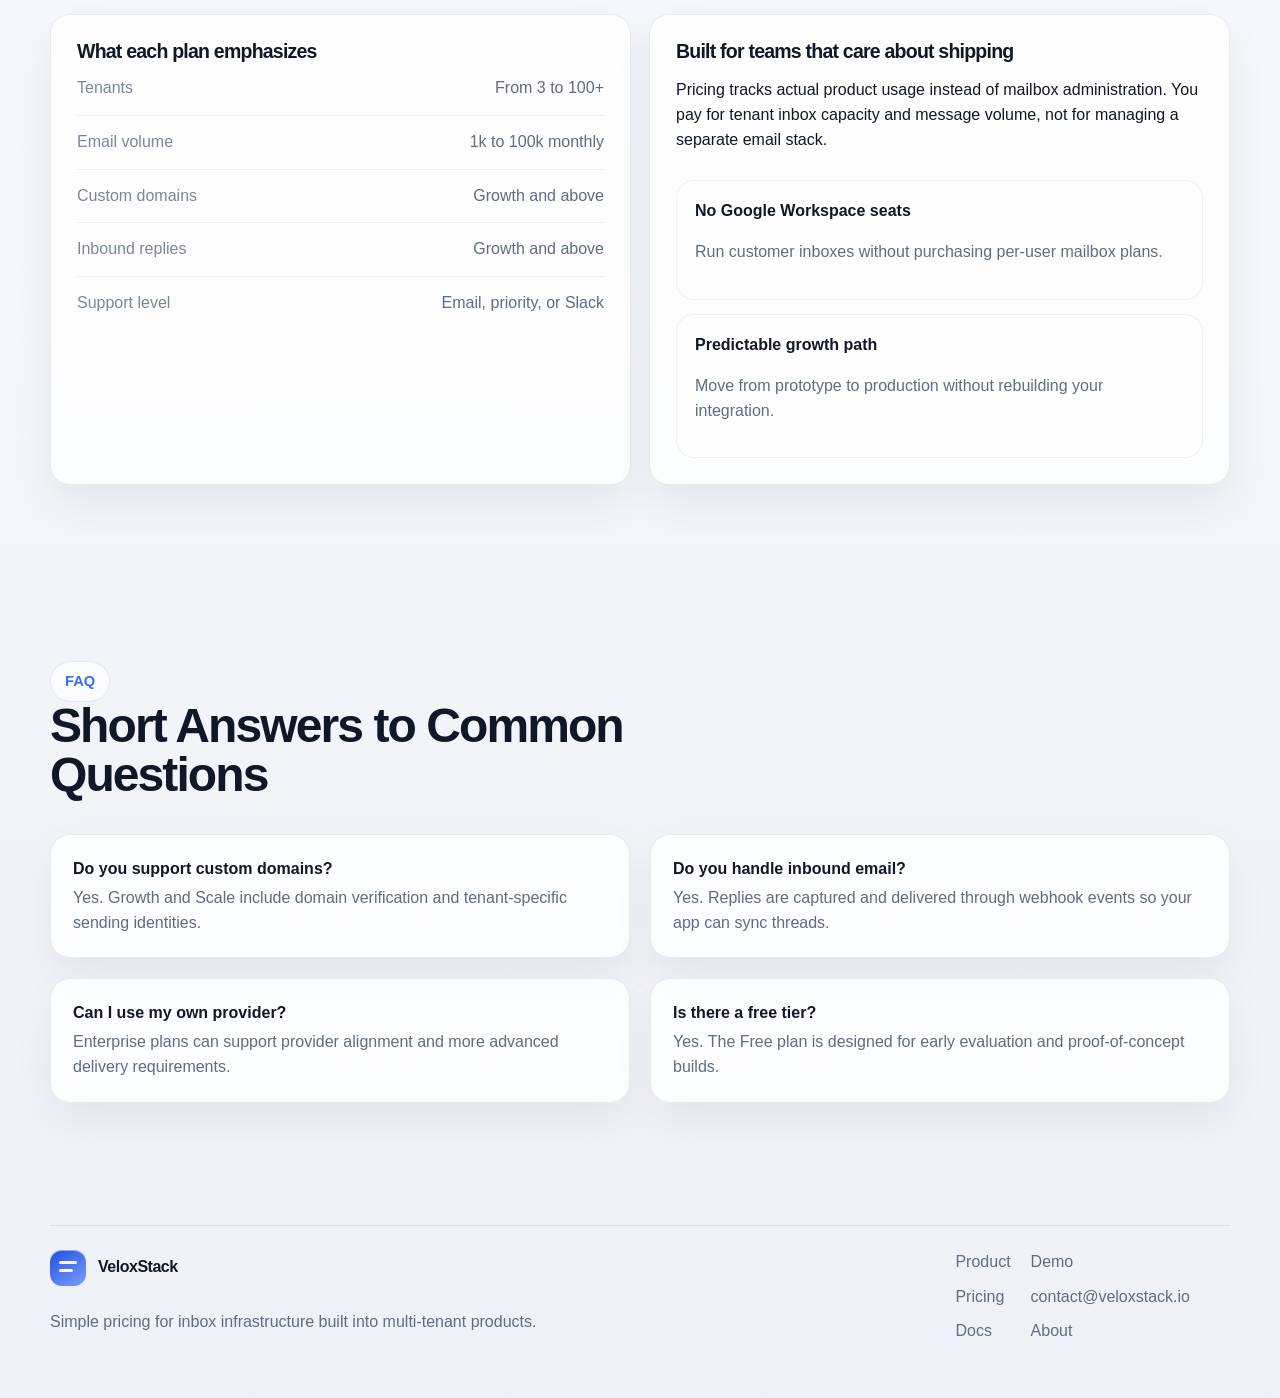
<file: pricing.html>
<!DOCTYPE html>
<html lang="en">
  <head>
    <meta charset="UTF-8" />
    <meta name="viewport" content="width=device-width, initial-scale=1.0" />
    <title>Pricing | VeloxStack Mail</title>
    <meta
      name="description"
      content="Simple pricing for modern SaaS teams adding customer inboxes, custom-domain email, and inbound replies."
    />
    <link rel="stylesheet" href="styles.css" />
  </head>
  <body>
    <div class="page-shell">
      <header class="site-header">
        <div class="container nav">
          <a class="brand" href="index.html">
            <span class="brand-mark" aria-hidden="true"></span>
            <span>VeloxStack</span>
          </a>
          <nav class="nav-links" aria-label="Primary">
            <a href="index.html#product">Product</a>
            <a href="pricing.html">Pricing</a>
            <a href="docs.html">Docs</a>
            <a href="demo.html">Book Demo</a>
          </nav>
          <div class="nav-actions">
            <a class="button-secondary" href="demo.html">Book Demo</a>
            <a class="button" href="docs.html">Get Started</a>
          </div>
        </div>
      </header>

      <main>
        <section class="page-hero">
          <div class="container page-hero-grid compact">
            <div class="page-hero-copy">
              <span class="eyebrow">Pricing</span>
              <h1>Simple Pricing for Modern SaaS Teams</h1>
              <p>Start free and scale as your customer inboxes grow, without paying for infrastructure you do not need yet.</p>
              <div class="page-hero-actions">
                <a class="button" href="docs.html">Start Free</a>
                <a class="button-secondary" href="demo.html">Talk to Sales</a>
              </div>
            </div>
            <div class="stat-grid">
              <div class="stat panel">
                <span class="stat-label">Average launch time</span>
                <strong>&lt; 1 day</strong>
                <p>Teams move from API key to first tenant inbox quickly.</p>
              </div>
              <div class="stat panel">
                <span class="stat-label">Included in Growth</span>
                <strong>Webhooks</strong>
                <p>Inbound email, delivery events, and reply routing included.</p>
              </div>
            </div>
          </div>
        </section>

        <section class="section">
          <div class="container">
            <div class="pricing-grid">
              <article class="pricing-card">
                <h3>Free</h3>
                <span class="plan-price">$0</span>
                <p>Ideal for prototypes and product validation.</p>
                <ul class="check-list">
                  <li>3 tenants</li>
                  <li>1,000 emails/month</li>
                  <li>Basic inbox</li>
                  <li>Shared sending pool</li>
                  <li>Email support</li>
                </ul>
              </article>
              <article class="pricing-card highlight">
                <h3>Growth</h3>
                <span class="plan-price">$49<span style="font-size: 1rem; font-weight: 600;">/month</span></span>
                <p>Best for teams shipping customer inboxes into production.</p>
                <ul class="check-list">
                  <li>25 tenants</li>
                  <li>25,000 emails/month</li>
                  <li>Custom domains</li>
                  <li>Inbound email</li>
                  <li>API + webhooks</li>
                  <li>Priority support</li>
                </ul>
              </article>
              <article class="pricing-card">
                <h3>Scale</h3>
                <span class="plan-price">$199<span style="font-size: 1rem; font-weight: 600;">/month</span></span>
                <p>For heavier production traffic and more demanding tenant setups.</p>
                <ul class="check-list">
                  <li>100 tenants</li>
                  <li>100,000 emails/month</li>
                  <li>Dedicated sending reputation</li>
                  <li>Provider failover</li>
                  <li>Analytics</li>
                  <li>Slack support channel</li>
                </ul>
              </article>
            </div>

            <div class="enterprise-row panel">
              <h3>Enterprise</h3>
              <p>
                Custom limits, security reviews, onboarding support, and tailored routing for teams
                with complex compliance or scale requirements.
              </p>
              <div class="page-hero-actions">
                <a class="button" href="demo.html">Request Enterprise Demo</a>
              </div>
            </div>
          </div>
        </section>

        <section class="section">
          <div class="container table-grid">
            <div class="table-card">
              <h3>What each plan emphasizes</h3>
              <div class="table-row">
                <span>Tenants</span>
                <span>From 3 to 100+</span>
              </div>
              <div class="table-row">
                <span>Email volume</span>
                <span>1k to 100k monthly</span>
              </div>
              <div class="table-row">
                <span>Custom domains</span>
                <span>Growth and above</span>
              </div>
              <div class="table-row">
                <span>Inbound replies</span>
                <span>Growth and above</span>
              </div>
              <div class="table-row">
                <span>Support level</span>
                <span>Email, priority, or Slack</span>
              </div>
            </div>
            <div class="table-card">
              <h3>Built for teams that care about shipping</h3>
              <p>
                Pricing tracks actual product usage instead of mailbox administration. You pay for
                tenant inbox capacity and message volume, not for managing a separate email stack.
              </p>
              <div class="callout-list">
                <div class="callout">
                  <strong>No Google Workspace seats</strong>
                  <p>Run customer inboxes without purchasing per-user mailbox plans.</p>
                </div>
                <div class="callout">
                  <strong>Predictable growth path</strong>
                  <p>Move from prototype to production without rebuilding your integration.</p>
                </div>
              </div>
            </div>
          </div>
        </section>

        <section class="section">
          <div class="container">
            <div class="section-head">
              <span class="eyebrow">FAQ</span>
              <h2>Short Answers to Common Questions</h2>
            </div>
            <div class="faq-grid">
              <article class="faq-item">
                <strong>Do you support custom domains?</strong>
                <p>Yes. Growth and Scale include domain verification and tenant-specific sending identities.</p>
              </article>
              <article class="faq-item">
                <strong>Do you handle inbound email?</strong>
                <p>Yes. Replies are captured and delivered through webhook events so your app can sync threads.</p>
              </article>
              <article class="faq-item">
                <strong>Can I use my own provider?</strong>
                <p>Enterprise plans can support provider alignment and more advanced delivery requirements.</p>
              </article>
              <article class="faq-item">
                <strong>Is there a free tier?</strong>
                <p>Yes. The Free plan is designed for early evaluation and proof-of-concept builds.</p>
              </article>
            </div>
          </div>
        </section>
      </main>

      <footer class="site-footer">
        <div class="container footer-wrap">
          <div>
            <a class="brand" href="index.html">
              <span class="brand-mark" aria-hidden="true"></span>
              <span>VeloxStack</span>
            </a>
            <p class="footer-note">Simple pricing for inbox infrastructure built into multi-tenant products.</p>
          </div>
          <div class="footer-columns">
            <div class="footer-links">
              <a href="index.html#product">Product</a>
              <a href="pricing.html">Pricing</a>
              <a href="docs.html">Docs</a>
            </div>
            <div class="footer-links">
              <a href="demo.html">Demo</a>
              <a href="mailto:contact@veloxstack.io">contact@veloxstack.io</a>
              <a href="index.html">About</a>
            </div>
          </div>
        </div>
      </footer>
    </div>
  </body>
</html>
</file>
<file: styles.css>
:root {
  --bg: #f5f7fb;
  --surface: rgba(255, 255, 255, 0.88);
  --surface-strong: #ffffff;
  --surface-dark: #0d1526;
  --text: #101828;
  --muted: #5f6c82;
  --border: rgba(16, 24, 40, 0.08);
  --border-strong: rgba(63, 95, 166, 0.18);
  --accent: #346dff;
  --accent-soft: rgba(52, 109, 255, 0.12);
  --shadow: 0 30px 80px rgba(15, 23, 42, 0.08);
  --shadow-soft: 0 18px 40px rgba(15, 23, 42, 0.06);
  --radius-lg: 28px;
  --radius-md: 20px;
  --radius-sm: 14px;
  --container: 1180px;
}

* {
  box-sizing: border-box;
}

html {
  scroll-behavior: smooth;
}

body {
  margin: 0;
  font-family: "Segoe UI", "Helvetica Neue", Arial, sans-serif;
  color: var(--text);
  background:
    radial-gradient(circle at top left, rgba(52, 109, 255, 0.12), transparent 28%),
    radial-gradient(circle at top right, rgba(90, 131, 255, 0.08), transparent 22%),
    linear-gradient(180deg, #fbfcff 0%, var(--bg) 48%, #eef2f8 100%);
  line-height: 1.55;
}

a {
  color: inherit;
  text-decoration: none;
}

img {
  max-width: 100%;
  display: block;
}

.page-shell {
  min-height: 100vh;
}

.container {
  width: min(var(--container), calc(100% - 40px));
  margin: 0 auto;
}

.site-header {
  position: sticky;
  top: 0;
  z-index: 20;
  backdrop-filter: blur(16px);
  background: rgba(245, 247, 251, 0.78);
  border-bottom: 1px solid rgba(255, 255, 255, 0.7);
}

.nav {
  display: flex;
  align-items: center;
  justify-content: space-between;
  gap: 24px;
  padding: 18px 0;
}

.brand {
  display: inline-flex;
  align-items: center;
  gap: 12px;
  font-weight: 700;
  letter-spacing: -0.03em;
}

.brand-mark {
  width: 36px;
  height: 36px;
  border-radius: 12px;
  background: linear-gradient(145deg, #1f4fde, #7ca0ff);
  position: relative;
  box-shadow: inset 0 1px 0 rgba(255, 255, 255, 0.45);
}

.brand-mark::before,
.brand-mark::after {
  content: "";
  position: absolute;
  background: rgba(255, 255, 255, 0.95);
  border-radius: 999px;
}

.brand-mark::before {
  width: 18px;
  height: 3px;
  left: 9px;
  top: 11px;
}

.brand-mark::after {
  width: 14px;
  height: 3px;
  left: 9px;
  top: 19px;
}

.nav-links {
  display: flex;
  align-items: center;
  gap: 22px;
  color: var(--muted);
  font-size: 0.96rem;
}

.nav-links a:hover,
.footer-links a:hover,
.sidebar a:hover {
  color: var(--text);
}

.nav-actions {
  display: flex;
  align-items: center;
  gap: 12px;
}

.button,
.button-secondary,
.button-ghost {
  display: inline-flex;
  align-items: center;
  justify-content: center;
  gap: 8px;
  border-radius: 999px;
  padding: 12px 20px;
  border: none;
  font-weight: 600;
  font-family: inherit;
  font-size: 1rem;
  cursor: pointer;
  transition: transform 180ms ease, box-shadow 180ms ease, border-color 180ms ease, background 180ms ease;
}

.button {
  color: #ffffff;
  background: linear-gradient(145deg, #1e2d43, #162847);
  box-shadow: 0 10px 20px rgba(22, 40, 71, 0.18);
}

.button-secondary {
  color: var(--text);
  background: rgba(255, 255, 255, 0.74);
  border: 1px solid var(--border);
}

.button-ghost {
  color: var(--accent);
  background: transparent;
  border: 1px solid rgba(52, 109, 255, 0.2);
}

.button:hover,
.button-secondary:hover,
.button-ghost:hover,
.card:hover,
.step:hover,
.mini-plan:hover,
.docs-card:hover,
.demo-card:hover,
.pricing-card:hover {
  transform: translateY(-2px);
}

.button:disabled {
  cursor: wait;
  opacity: 0.85;
  transform: none;
}

.hero,
.section,
.page-hero {
  padding: 88px 0;
}

.hero-grid,
.page-hero-grid {
  display: grid;
  grid-template-columns: 1.05fr 0.95fr;
  gap: 44px;
  align-items: center;
}

.eyebrow {
  display: inline-flex;
  align-items: center;
  gap: 8px;
  padding: 8px 14px;
  border-radius: 999px;
  background: rgba(255, 255, 255, 0.7);
  border: 1px solid rgba(52, 109, 255, 0.14);
  color: var(--accent);
  font-size: 0.92rem;
  font-weight: 600;
}

h1,
h2,
h3 {
  margin: 0;
  letter-spacing: -0.04em;
}

h1 {
  font-size: clamp(3rem, 7vw, 5.5rem);
  line-height: 0.96;
}

h2 {
  font-size: clamp(2rem, 4vw, 3rem);
  line-height: 1.02;
}

h3 {
  font-size: 1.22rem;
  line-height: 1.1;
}

.lede,
.section-copy,
.hero-copy p,
.page-hero-copy p {
  color: var(--muted);
  font-size: 1.08rem;
  max-width: 640px;
}

.hero-actions,
.page-hero-actions {
  display: flex;
  flex-wrap: wrap;
  gap: 14px;
  margin: 28px 0 16px;
}

.support-line {
  color: var(--muted);
  font-size: 0.98rem;
}

.hero-audience {
  display: flex;
  flex-wrap: wrap;
  align-items: center;
  gap: 10px;
  margin: 18px 0 0;
}

.hero-audience-label {
  color: var(--muted);
  font-size: 0.96rem;
  font-weight: 600;
}

.panel {
  background: var(--surface);
  border: 1px solid rgba(255, 255, 255, 0.7);
  box-shadow: var(--shadow);
  border-radius: var(--radius-lg);
}

.hero-visual {
  padding: 18px;
}

.mock-window {
  overflow: hidden;
  background: linear-gradient(180deg, #fdfefe 0%, #f5f8fd 100%);
}

.mock-topbar {
  display: flex;
  align-items: center;
  justify-content: space-between;
  padding: 14px 18px;
  border-bottom: 1px solid rgba(16, 24, 40, 0.06);
}

.mock-dots {
  display: flex;
  gap: 8px;
}

.mock-dots span {
  width: 10px;
  height: 10px;
  border-radius: 50%;
  background: rgba(95, 108, 130, 0.24);
}

.mock-dots span:first-child {
  background: rgba(239, 68, 68, 0.35);
}

.mock-dots span:nth-child(2) {
  background: rgba(245, 158, 11, 0.35);
}

.mock-dots span:nth-child(3) {
  background: rgba(34, 197, 94, 0.35);
}

.mock-topbar strong {
  font-size: 0.95rem;
}

.mock-badge {
  padding: 7px 12px;
  border-radius: 999px;
  font-size: 0.82rem;
  color: var(--accent);
  background: var(--accent-soft);
}

.mock-layout {
  display: grid;
  grid-template-columns: 170px 210px 1fr;
  min-height: 430px;
}

.mock-sidebar,
.mock-thread-list,
.mock-thread-view {
  padding: 20px 18px;
}

.mock-sidebar {
  background: rgba(238, 243, 250, 0.85);
  border-right: 1px solid rgba(16, 24, 40, 0.06);
}

.mock-thread-list {
  border-right: 1px solid rgba(16, 24, 40, 0.06);
}

.mock-section-label {
  font-size: 0.78rem;
  text-transform: uppercase;
  letter-spacing: 0.08em;
  color: #7b8798;
  margin-bottom: 14px;
}

.tenant-item,
.thread-item {
  border: 1px solid transparent;
  border-radius: 16px;
  padding: 12px;
  margin-bottom: 10px;
}

.tenant-item.active,
.thread-item.active {
  background: rgba(255, 255, 255, 0.8);
  border-color: rgba(52, 109, 255, 0.12);
  box-shadow: 0 8px 18px rgba(52, 109, 255, 0.08);
}

.tenant-item strong,
.thread-item strong,
.message-card strong,
.callout strong,
.stat strong,
.faq-item strong {
  display: block;
  margin-bottom: 4px;
}

.tenant-item span,
.thread-item span,
.message-card p,
.callout p,
.stat p,
.footer-note,
.faq-item p,
.form-note,
.table-row span:last-child,
.docs-copy p {
  color: var(--muted);
}

.pill {
  display: inline-flex;
  align-items: center;
  gap: 6px;
  margin-top: 10px;
  padding: 6px 10px;
  border-radius: 999px;
  background: rgba(52, 109, 255, 0.08);
  color: var(--accent);
  font-size: 0.8rem;
  font-weight: 600;
}

.thread-item small,
.mail-meta,
.stat-label,
.code-header span,
.table-row span,
.sidebar small {
  color: #7b8798;
}

.thread-item p,
.message-card p,
.step p,
.mini-plan p,
.feature-card p,
.use-case p,
.pricing-card p,
.docs-card p,
.demo-card p,
.faq-item p,
.footer-columns p {
  margin: 0;
}

.message-card {
  background: rgba(255, 255, 255, 0.92);
  border: 1px solid rgba(16, 24, 40, 0.06);
  border-radius: 18px;
  padding: 18px;
  margin-bottom: 16px;
  box-shadow: var(--shadow-soft);
}

.message-card.highlight {
  background: linear-gradient(180deg, rgba(52, 109, 255, 0.1), rgba(255, 255, 255, 0.96));
  border-color: rgba(52, 109, 255, 0.18);
}

.value-strip {
  padding: 0 0 32px;
}

.trust-line {
  margin-top: 16px;
  color: var(--muted);
  font-size: 0.98rem;
  text-align: center;
}

.value-grid,
.feature-grid,
.use-case-grid,
.pricing-preview-grid,
.pricing-grid,
.docs-grid,
.demo-grid,
.faq-grid,
.footer-columns {
  display: grid;
  gap: 20px;
}

.value-grid {
  grid-template-columns: repeat(3, 1fr);
}

.value-item,
.feature-card,
.use-case,
.pricing-card,
.docs-card,
.demo-card,
.faq-item,
.mini-plan,
.step,
.table-card {
  background: rgba(255, 255, 255, 0.78);
  border: 1px solid var(--border);
  border-radius: var(--radius-md);
  box-shadow: var(--shadow-soft);
}

.value-item {
  display: flex;
  align-items: center;
  gap: 14px;
  padding: 18px 20px;
  font-weight: 600;
}

.value-icon,
.feature-icon,
.step-number,
.docs-icon,
.demo-icon {
  width: 42px;
  height: 42px;
  display: inline-flex;
  align-items: center;
  justify-content: center;
  border-radius: 14px;
  background: rgba(52, 109, 255, 0.12);
  color: var(--accent);
  font-weight: 700;
}

.section-head {
  max-width: 700px;
  margin-bottom: 34px;
}

.feature-grid {
  grid-template-columns: repeat(5, 1fr);
}

.mailbox-showcase {
  display: grid;
  gap: 28px;
}

.mailbox-showcase-head {
  max-width: 760px;
}

.mailbox-shell {
  padding: 24px;
  background:
    radial-gradient(circle at top right, rgba(52, 109, 255, 0.14), transparent 28%),
    linear-gradient(180deg, rgba(255, 255, 255, 0.94) 0%, rgba(244, 247, 253, 0.96) 100%);
}

.mailbox-overview {
  display: flex;
  align-items: flex-start;
  justify-content: space-between;
  gap: 20px;
  margin-bottom: 22px;
}

.mailbox-kicker {
  display: inline-block;
  margin-bottom: 10px;
  color: var(--accent);
  font-size: 0.82rem;
  font-weight: 700;
  letter-spacing: 0.08em;
  text-transform: uppercase;
}

.mailbox-overview h3 {
  max-width: 520px;
}

.mailbox-summary {
  display: flex;
  gap: 14px;
  flex-wrap: wrap;
  justify-content: flex-end;
}

.mailbox-stat {
  min-width: 110px;
  padding: 14px 16px;
  border-radius: 18px;
  background: rgba(255, 255, 255, 0.78);
  border: 1px solid rgba(52, 109, 255, 0.08);
  box-shadow: var(--shadow-soft);
}

.mailbox-stat span,
.mailbox-conversation-head p,
.mailbox-thread p,
.context-card p,
.mailbox-compose-head span,
.mailbox-search,
.mailbox-message-meta,
.mailbox-thread small {
  color: var(--muted);
}

.mailbox-app {
  display: grid;
  grid-template-columns: 190px 260px minmax(0, 1fr) 220px;
  border-radius: 24px;
  overflow: hidden;
  background: rgba(255, 255, 255, 0.76);
  border: 1px solid rgba(16, 24, 40, 0.06);
}

.mailbox-nav,
.mailbox-list,
.mailbox-conversation,
.mailbox-context {
  padding: 22px 18px;
}

.mailbox-nav,
.mailbox-list,
.mailbox-conversation {
  border-right: 1px solid rgba(16, 24, 40, 0.06);
}

.mailbox-nav {
  background: rgba(236, 241, 249, 0.88);
}

.mailbox-nav-item,
.mailbox-thread,
.context-card {
  padding: 14px;
  border-radius: 18px;
  border: 1px solid transparent;
  background: rgba(255, 255, 255, 0.54);
}

.mailbox-nav-item,
.mailbox-thread {
  margin-bottom: 12px;
}

.mailbox-nav-item.active,
.mailbox-thread.active {
  border-color: rgba(52, 109, 255, 0.14);
  box-shadow: 0 10px 24px rgba(52, 109, 255, 0.08);
  background: rgba(255, 255, 255, 0.92);
}

.mailbox-toolbar,
.mailbox-conversation-head,
.mailbox-compose-head,
.mailbox-compose-footer,
.mailbox-thread-top,
.mailbox-actions {
  display: flex;
  align-items: center;
  justify-content: space-between;
  gap: 12px;
}

.mailbox-toolbar {
  margin-bottom: 16px;
}

.mailbox-search {
  flex: 1;
  padding: 11px 14px;
  border-radius: 999px;
  background: rgba(238, 243, 250, 0.92);
  border: 1px solid rgba(16, 24, 40, 0.05);
  font-size: 0.94rem;
}

.mailbox-thread-top {
  align-items: flex-start;
}

.mailbox-thread p,
.mailbox-thread small,
.mailbox-conversation-head p,
.context-card p {
  margin: 0;
}

.mailbox-conversation {
  background:
    linear-gradient(180deg, rgba(255, 255, 255, 0.72) 0%, rgba(246, 249, 253, 0.9) 100%);
}

.mailbox-conversation-head {
  align-items: flex-start;
  margin-bottom: 18px;
}

.mailbox-actions {
  flex-wrap: wrap;
  justify-content: flex-end;
}

.mailbox-message {
  max-width: 86%;
  padding: 16px 18px;
  border-radius: 20px;
  margin-bottom: 16px;
  box-shadow: var(--shadow-soft);
}

.mailbox-message.inbound {
  background: #ffffff;
  border: 1px solid rgba(16, 24, 40, 0.06);
}

.mailbox-message.outbound {
  margin-left: auto;
  background: linear-gradient(145deg, rgba(52, 109, 255, 0.12), rgba(255, 255, 255, 0.94));
  border: 1px solid rgba(52, 109, 255, 0.14);
}

.mailbox-message p,
.mailbox-compose-body {
  margin: 0;
}

.mailbox-compose {
  margin-top: 18px;
  padding: 16px;
  border-radius: 20px;
  background: rgba(255, 255, 255, 0.94);
  border: 1px solid rgba(16, 24, 40, 0.06);
}

.mailbox-compose-head {
  align-items: flex-start;
  margin-bottom: 14px;
}

.mailbox-compose-body {
  min-height: 102px;
  padding: 16px;
  border-radius: 18px;
  background: rgba(244, 247, 253, 0.88);
  border: 1px solid rgba(16, 24, 40, 0.05);
}

.mailbox-compose-footer {
  margin-top: 14px;
  flex-wrap: wrap;
}

.mailbox-context {
  background: rgba(247, 249, 253, 0.88);
}

.context-card {
  margin-bottom: 12px;
}

.context-card:last-child {
  margin-bottom: 0;
}

.feature-card,
.use-case,
.docs-card,
.demo-card,
.faq-item {
  padding: 22px;
}

.feature-card {
  min-height: 220px;
}

.feature-icon,
.docs-icon,
.demo-icon {
  margin-bottom: 18px;
}

.spotlight {
  display: grid;
  grid-template-columns: 1.05fr 0.95fr;
  gap: 28px;
  align-items: stretch;
}

.spotlight-copy {
  padding: 34px;
}

.spotlight-copy p {
  color: var(--muted);
}

.callout-list {
  display: grid;
  gap: 14px;
  margin-top: 28px;
}

.callout {
  padding: 18px;
  border-radius: 18px;
  background: rgba(255, 255, 255, 0.66);
  border: 1px solid rgba(16, 24, 40, 0.06);
}

.callout-mark {
  width: 28px;
  height: 28px;
  display: inline-flex;
  align-items: center;
  justify-content: center;
  border-radius: 50%;
  background: var(--accent);
  color: #fff;
  font-size: 0.84rem;
  font-weight: 700;
  margin-bottom: 12px;
}

.spotlight-visual {
  padding: 20px;
}

.spotlight-visual .mock-layout {
  min-height: 500px;
}

.steps {
  display: grid;
  grid-template-columns: repeat(4, 1fr);
  gap: 18px;
}

.step,
.mini-plan {
  padding: 22px;
}

.step-number {
  margin-bottom: 18px;
}

.use-case-grid,
.pricing-preview-grid,
.pricing-grid {
  grid-template-columns: repeat(4, 1fr);
}

.code-section {
  padding: 88px 0;
}

.code-wrap {
  display: grid;
  grid-template-columns: 0.9fr 1.1fr;
  gap: 28px;
  padding: 32px;
  background: linear-gradient(180deg, #0f1728 0%, #0a1020 100%);
  border-radius: 32px;
  color: #eef4ff;
  box-shadow: 0 28px 60px rgba(7, 15, 30, 0.24);
}

.code-wrap p {
  color: rgba(221, 230, 247, 0.72);
}

.code-panel {
  background: rgba(15, 23, 42, 0.68);
  border: 1px solid rgba(147, 197, 253, 0.14);
  border-radius: 24px;
  overflow: hidden;
}

.code-header {
  display: flex;
  align-items: center;
  justify-content: space-between;
  padding: 14px 18px;
  border-bottom: 1px solid rgba(255, 255, 255, 0.06);
}

.code-header .mock-dots span {
  background: rgba(221, 230, 247, 0.14);
}

pre {
  margin: 0;
  padding: 24px;
  overflow-x: auto;
  font-size: 0.95rem;
  line-height: 1.7;
  color: #dbe8ff;
}

.pricing-card {
  padding: 24px;
}

.pricing-card.highlight {
  border-color: rgba(52, 109, 255, 0.24);
  box-shadow: 0 24px 40px rgba(52, 109, 255, 0.12);
  position: relative;
}

.pricing-card.highlight::before {
  content: "Most Popular";
  position: absolute;
  top: 18px;
  right: 18px;
  padding: 6px 10px;
  border-radius: 999px;
  background: rgba(52, 109, 255, 0.12);
  color: var(--accent);
  font-size: 0.78rem;
  font-weight: 700;
}

.plan-price {
  display: block;
  margin: 22px 0 10px;
  font-size: 2.3rem;
  font-weight: 700;
  letter-spacing: -0.04em;
}

.check-list {
  list-style: none;
  padding: 0;
  margin: 18px 0 0;
  display: grid;
  gap: 10px;
  color: var(--muted);
}

.check-list li::before {
  content: "•";
  color: var(--accent);
  font-weight: 700;
  display: inline-block;
  width: 16px;
}

.cta-panel {
  padding: 42px;
  text-align: center;
  background:
    radial-gradient(circle at top center, rgba(52, 109, 255, 0.14), transparent 36%),
    rgba(255, 255, 255, 0.78);
}

.cta-panel p {
  color: var(--muted);
  max-width: 580px;
  margin: 14px auto 0;
}

.site-footer {
  padding: 34px 0 48px;
}

.footer-wrap {
  display: flex;
  justify-content: space-between;
  gap: 24px;
  padding-top: 24px;
  border-top: 1px solid rgba(16, 24, 40, 0.08);
}

.footer-columns {
  grid-template-columns: repeat(4, auto);
  align-items: start;
}

.footer-links {
  display: grid;
  gap: 10px;
  color: var(--muted);
}

.page-hero {
  padding-bottom: 56px;
}

.page-hero-grid.compact {
  grid-template-columns: 1.1fr 0.9fr;
}

.stat-grid,
.table-grid {
  display: grid;
  grid-template-columns: repeat(2, 1fr);
  gap: 18px;
}

.stat {
  padding: 22px;
}

.stat strong {
  display: block;
  font-size: 2rem;
  margin-bottom: 6px;
  letter-spacing: -0.04em;
}

.pricing-grid {
  grid-template-columns: repeat(3, 1fr);
}

.enterprise-row {
  margin-top: 22px;
  padding: 26px;
}

.table-card {
  padding: 26px;
}

.table-row {
  display: flex;
  justify-content: space-between;
  gap: 24px;
  padding: 14px 0;
  border-bottom: 1px solid rgba(16, 24, 40, 0.06);
}

.table-row:last-child {
  border-bottom: none;
}

.faq-grid {
  grid-template-columns: repeat(2, 1fr);
}

.docs-grid {
  grid-template-columns: 280px 1fr;
}

.sidebar {
  position: sticky;
  top: 92px;
  align-self: start;
  padding: 24px;
}

.sidebar nav {
  display: grid;
  gap: 10px;
  margin-top: 16px;
}

.sidebar a {
  padding: 10px 12px;
  border-radius: 12px;
  color: var(--muted);
}

.sidebar a.active {
  background: rgba(52, 109, 255, 0.1);
  color: var(--accent);
  font-weight: 600;
}

.docs-content {
  display: grid;
  gap: 22px;
}

.docs-card pre {
  padding: 18px 0 0;
  color: var(--text);
}

.docs-card code,
pre code {
  font-family: Consolas, "SFMono-Regular", monospace;
}

.docs-snippet {
  background: rgba(12, 20, 36, 0.96);
  border-radius: 20px;
  overflow: hidden;
}

.docs-snippet pre {
  color: #dbe8ff;
}

.mini-plan-grid {
  display: grid;
  grid-template-columns: repeat(3, 1fr);
  gap: 18px;
}

.demo-grid {
  grid-template-columns: 0.85fr 1.15fr;
}

.form-card,
.contact-card {
  padding: 28px;
}

.form-grid {
  display: grid;
  gap: 16px;
}

.honeypot-field {
  position: absolute;
  left: -9999px;
  width: 1px;
  height: 1px;
  overflow: hidden;
}

.form-status {
  margin: 0;
  min-height: 24px;
  color: var(--muted);
  font-size: 0.96rem;
}

.demo-response-note {
  margin: 0 0 16px;
  color: var(--muted);
  font-size: 0.96rem;
}

.form-status.is-pending {
  color: var(--muted);
}

.form-status.is-success {
  color: #0f7b53;
}

.form-status.is-error {
  color: #bb2437;
}

label {
  display: grid;
  gap: 8px;
  color: var(--text);
  font-weight: 600;
}

input,
textarea {
  width: 100%;
  border: 1px solid rgba(16, 24, 40, 0.12);
  border-radius: 16px;
  padding: 14px 16px;
  background: rgba(255, 255, 255, 0.9);
  color: var(--text);
  font: inherit;
}

textarea {
  min-height: 130px;
  resize: vertical;
}

input:focus,
textarea:focus {
  outline: 2px solid rgba(52, 109, 255, 0.24);
  border-color: rgba(52, 109, 255, 0.24);
}

.contact-stack {
  display: grid;
  gap: 18px;
}

.contact-line {
  display: flex;
  justify-content: space-between;
  gap: 20px;
  padding: 16px 0;
  border-bottom: 1px solid rgba(16, 24, 40, 0.06);
}

.contact-line:last-child {
  border-bottom: none;
}

.fade-in {
  opacity: 0;
  transform: translateY(18px);
  animation: rise 640ms ease forwards;
}

.fade-in.delay-1 {
  animation-delay: 120ms;
}

.fade-in.delay-2 {
  animation-delay: 240ms;
}

.fade-in.delay-3 {
  animation-delay: 360ms;
}

@keyframes rise {
  to {
    opacity: 1;
    transform: translateY(0);
  }
}

@media (max-width: 1100px) {
  .hero-grid,
  .page-hero-grid,
  .spotlight,
  .code-wrap,
  .demo-grid {
    grid-template-columns: 1fr;
  }

  .feature-grid {
    grid-template-columns: repeat(2, 1fr);
  }

  .steps,
  .use-case-grid,
  .pricing-preview-grid,
  .pricing-grid,
  .mini-plan-grid {
    grid-template-columns: repeat(2, 1fr);
  }

  .mailbox-app {
    grid-template-columns: 1fr;
  }

  .mailbox-nav,
  .mailbox-list,
  .mailbox-conversation {
    border-right: none;
    border-bottom: 1px solid rgba(16, 24, 40, 0.06);
  }

  .docs-grid {
    grid-template-columns: 1fr;
  }

  .sidebar {
    position: static;
  }
}

@media (max-width: 760px) {
  .container {
    width: min(var(--container), calc(100% - 28px));
  }

  .nav {
    flex-wrap: wrap;
  }

  .mailbox-overview,
  .mailbox-toolbar,
  .mailbox-conversation-head,
  .mailbox-compose-head {
    flex-direction: column;
    align-items: flex-start;
  }

  .mailbox-summary,
  .mailbox-actions,
  .mailbox-compose-footer {
    justify-content: flex-start;
  }

  .mailbox-message {
    max-width: 100%;
  }

  .nav-links,
  .nav-actions {
    width: 100%;
    justify-content: space-between;
  }

  .hero,
  .section,
  .page-hero,
  .code-section {
    padding: 68px 0;
  }

  h1 {
    font-size: clamp(2.5rem, 14vw, 4rem);
  }

  .mock-layout {
    grid-template-columns: 1fr;
  }

  .mock-sidebar,
  .mock-thread-list {
    border-right: none;
    border-bottom: 1px solid rgba(16, 24, 40, 0.06);
  }

  .value-grid,
  .feature-grid,
  .steps,
  .use-case-grid,
  .pricing-preview-grid,
  .pricing-grid,
  .faq-grid,
  .footer-columns,
  .stat-grid,
  .table-grid,
  .mini-plan-grid {
    grid-template-columns: 1fr;
  }

  .footer-wrap,
  .contact-line {
    flex-direction: column;
  }

  .cta-panel,
  .code-wrap,
  .spotlight-copy,
  .form-card,
  .contact-card {
    padding: 24px;
  }
}
</file>
